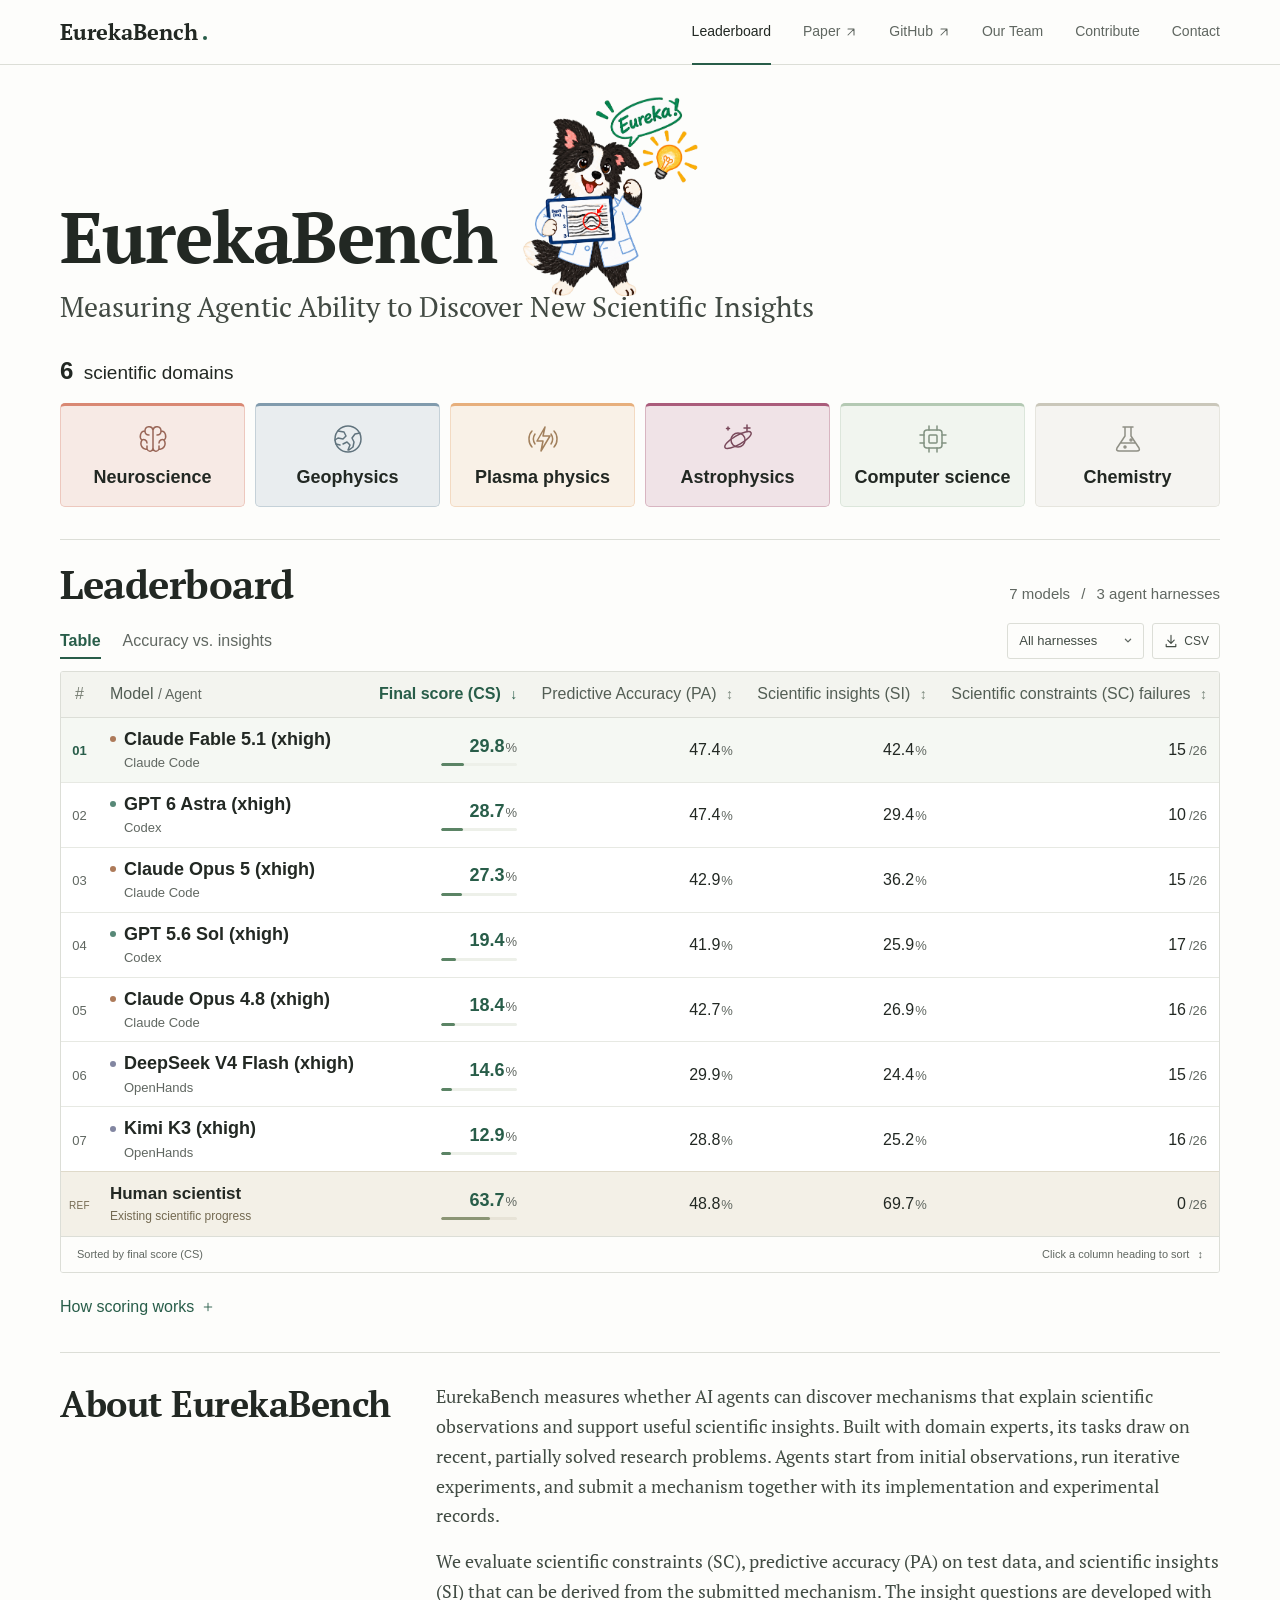
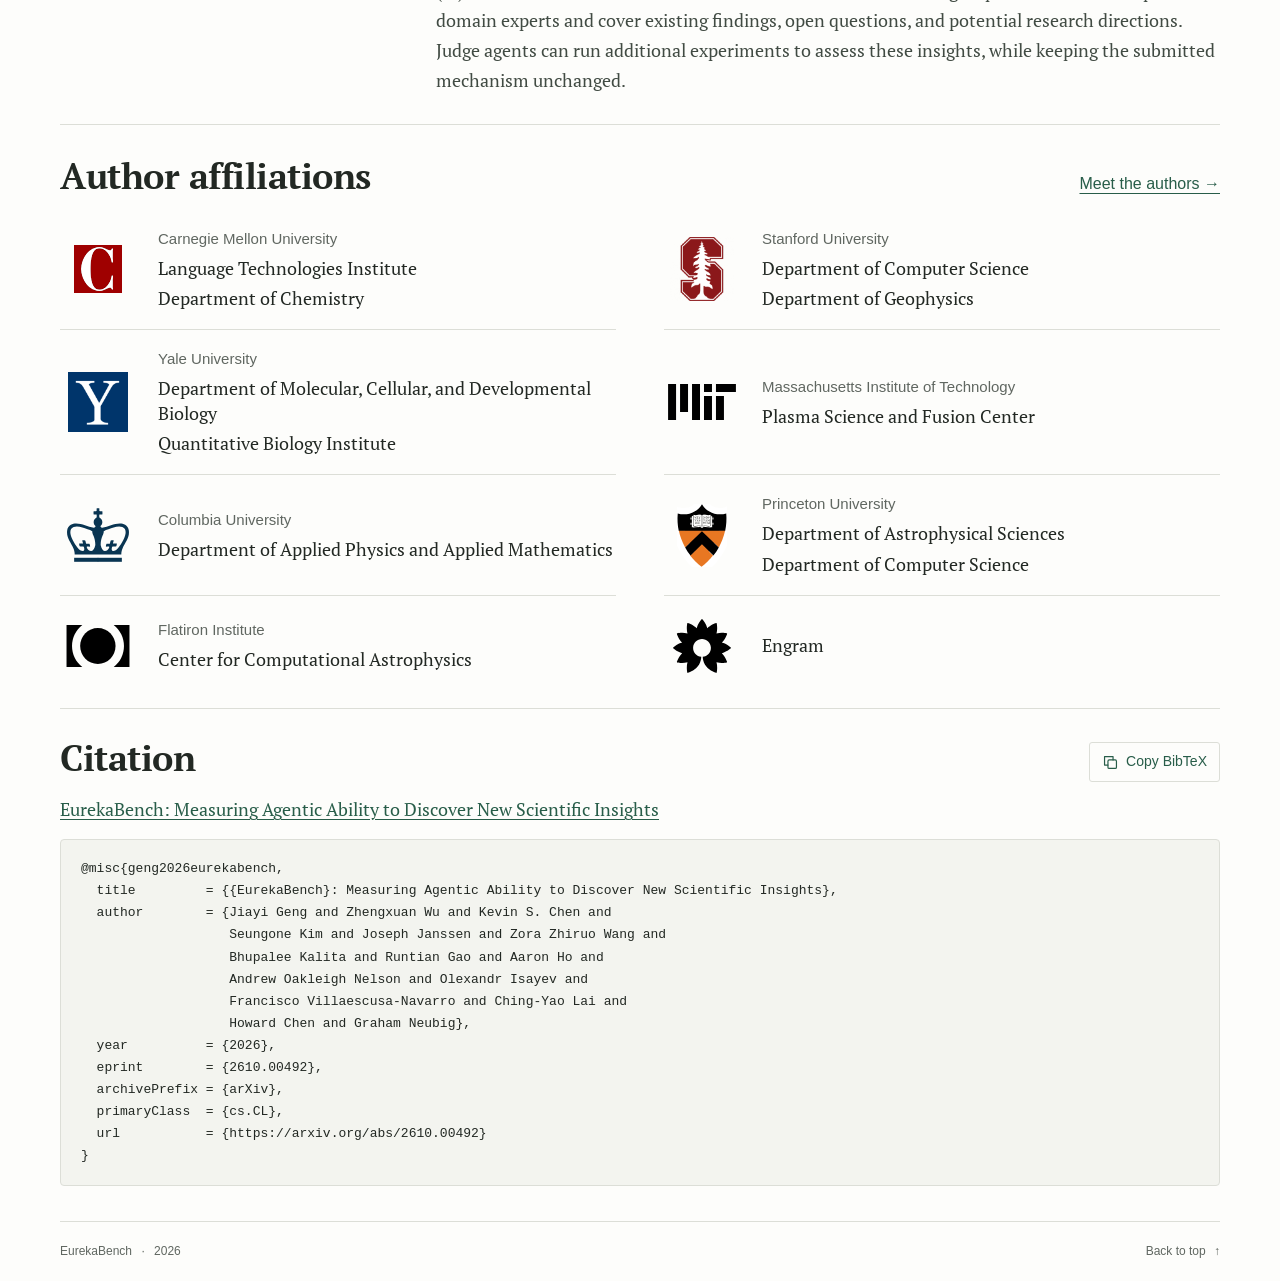
<file: index.html>
<!doctype html>
<html lang="en">
<head>
  <meta charset="utf-8">
  <meta name="viewport" content="width=device-width, initial-scale=1">
  <meta name="theme-color" content="#faf9f6">
  <meta name="description" content="EurekaBench measures AI agents' ability to discover scientific insights through experiments. Explore results across 26 tasks and six scientific domains.">
  <meta property="og:title" content="EurekaBench">
  <meta property="og:description" content="Measuring Agentic Ability to Discover New Scientific Insights">
  <meta property="og:type" content="website">
  <title>EurekaBench — Scientific Discovery Benchmark</title>
  <link rel="icon" href="assets/eurekabench-logo.png?v=56da983068" type="image/png">
  <link rel="stylesheet" href="styles.css?v=paper-logo-palette">
  <link rel="stylesheet" href="scatter.css">
  <script src="app.js?v=paper-logo-palette" defer></script>
  <script src="scatter.js?v=model-xhigh" defer></script>
</head>
<body>
  <a class="skip-link" href="#main">Skip to content</a>
  <header class="site-header">
    <div class="header-inner">
      <a class="wordmark" href="index.html" aria-label="EurekaBench home">EurekaBench<span class="wordmark-dot" aria-hidden="true"></span></a>
      <nav aria-label="Main navigation">
        <a class="nav-link active" href="index.html" aria-current="page">Leaderboard</a>
        <a class="nav-link" href="https://arxiv.org/abs/2610.00492" target="_blank" rel="noopener noreferrer">Paper<svg aria-hidden="true" viewBox="0 0 16 16"><path d="M4 12 12 4M4 4h8v8"/></svg></a>
        <a class="nav-link" id="github-link" href="https://github.com/EurekaBench/EurekaBench" target="_blank" rel="noopener">GitHub<svg aria-hidden="true" viewBox="0 0 16 16"><path d="M4 12 12 4M4 4h8v8"/></svg></a>
        <a class="nav-link" href="team.html">Our Team</a>
        <a class="nav-link" href="contribute.html">Contribute</a>
        <a class="nav-link" href="contact.html">Contact</a>
      </nav>
    </div>
  </header>

  <main id="main" class="page-width">
    <section class="hero" aria-labelledby="site-title">
      <div class="hero-copy">
        <div class="hero-heading">
          <h1 id="site-title">EurekaBench</h1>
          <div class="hero-art"><img src="assets/eurekabench-logo.png?v=56da983068" alt="EurekaBench's border collie scientist in a lab coat, holding a chart beside a light bulb and a speech bubble reading Eureka!" width="1362" height="1155" fetchpriority="high"></div>
        </div>
        <p class="paper-title">Measuring Agentic Ability to Discover New Scientific Insights</p>
        <div class="benchmark-stats" aria-label="Benchmark coverage">
          <div class="benchmark-overview">
            <p class="benchmark-domains"><strong>6</strong> scientific domains</p>
          </div>
          <ul class="domain-list" aria-label="Scientific domains">
            <li class="domain-neuroscience"><svg aria-hidden="true" viewBox="0 0 32 32"><path d="M16 7c-1-5-8-4-8 1-5 0-6 7-3 9-3 5 1 10 5 9 2 4 6 2 6-1V7Zm0 0c1-5 8-4 8 1 5 0 6 7 3 9 3 5-1 10-5 9-2 4-6 2-6-1V7ZM8 8c0 3 2 4 4 4M5 17c2-1 5 0 5 3m0 6v-3m14-15c0 3-2 4-4 4m7 5c-2-1-5 0-5 3m0 6v-3"/></svg><span>Neuroscience</span></li>
            <li class="domain-geophysics"><svg aria-hidden="true" viewBox="0 0 32 32"><circle cx="16" cy="16" r="13"/><path d="m6 8 6 1 2 4-3 3-5-1-3 2m25-7-5 1-3 4 2 4-1 5-4 3m-6-6 4-2 3 3-2 5M4 21l4 1"/></svg><span>Geophysics</span></li>
            <li class="domain-plasma-physics"><svg aria-hidden="true" viewBox="0 0 32 32"><path d="m18 4-8 14h6l-2 10 9-15h-7l2-9ZM5 8c-4 4-4 12 0 16m22-16c4 4 4 12 0 16M8 11c-2 3-2 7 0 10m16-10c2 3 2 7 0 10"/></svg><span>Plasma physics</span></li>
            <li class="domain-astrophysics"><svg aria-hidden="true" viewBox="0 0 32 32"><circle cx="16" cy="17" r="7"/><ellipse cx="16" cy="17" rx="15" ry="4.5" transform="rotate(-30 16 17)"/><path d="M25 2v6m-3-3h6M6 4v3M4.5 5.5h3"/></svg><span>Astrophysics</span></li>
            <li class="domain-computer-science"><svg aria-hidden="true" viewBox="0 0 32 32"><rect x="7" y="7" width="18" height="18" rx="3"/><rect x="12" y="12" width="8" height="8" rx="1"/><path d="M12 3v4m8-4v4m-8 18v4m8-4v4M3 12h4m-4 8h4m18-8h4m-4 8h4"/></svg><span>Computer science</span></li>
            <li class="domain-chemistry"><svg aria-hidden="true" viewBox="0 0 32 32"><path d="M11 4h10m-8 0v9L5 25c-1 2 0 3 2 3h18c2 0 3-1 2-3l-8-12V4M9 20h14"/><circle cx="13" cy="24" r="1"/><circle cx="19" cy="17" r="1"/></svg><span>Chemistry</span></li>
          </ul>
        </div>
      </div>
    </section>

    <section class="leaderboard-section" id="leaderboard" aria-labelledby="leaderboard-title">
      <div class="section-header">
        <div class="heading-with-marker"><h2 id="leaderboard-title">Leaderboard</h2></div>
        <p id="results-status" class="leaderboard-summary" aria-live="polite"><strong>7</strong> models <span aria-hidden="true">/</span> <strong>3</strong> agent harnesses</p>
      </div>
      <div class="leaderboard-toolbar">
        <div class="results-view" role="tablist" aria-label="Results view"><button id="table-tab" type="button" role="tab" aria-selected="true" aria-controls="table-panel" tabindex="0">Table</button><button id="chart-tab" type="button" role="tab" aria-selected="false" aria-controls="chart-panel" tabindex="-1">Accuracy vs. insights</button></div>
        <div class="table-controls">
          <label class="select-wrap"><span class="visually-hidden">Filter by agent harness</span><select id="harness-filter"><option value="all">All harnesses</option><option value="Claude Code">Claude Code</option><option value="Codex">Codex</option><option value="OpenHands">OpenHands</option></select><svg aria-hidden="true" viewBox="0 0 16 16"><path d="m5 6 3 3 3-3"/></svg></label>
          <button id="download-results" class="download-button" type="button" aria-label="Download all leaderboard results as CSV" title="Download all results as CSV"><svg aria-hidden="true" viewBox="0 0 20 20"><path d="M10 3v10m-4-4 4 4 4-4M4 14v3h12v-3"/></svg><span>CSV</span></button>
        </div>
      </div>
      <div id="table-panel" role="tabpanel" aria-labelledby="table-tab">
      <div class="table-frame">
        <div class="table-scroll" tabindex="0" role="region" aria-label="EurekaBench leaderboard; scroll horizontally to see all columns on a small screen">
          <table id="results-table">
            <caption class="visually-hidden">Main manuscript results. AI models ranked by final score (CS). The human scientist reference is listed separately. Select a metric heading to sort.</caption>
            <colgroup><col class="rank-col"><col class="model-col"><col class="score-col"><col class="accuracy-col"><col class="insights-col"><col class="failures-col"></colgroup>
            <thead>
              <tr>
                <th scope="col" class="rank-heading">#</th>
                <th scope="col" class="model-heading">Model <span class="header-secondary">/ Agent</span></th>
                <th scope="col" aria-sort="descending"><button type="button" class="sort-button primary-sort" data-sort="score" aria-label="Sort by final score (CS)" title="Conditional on satisfying all scientific constraints; a submission scores zero if any constraint fails.">Final score (CS) <span class="sort-arrow" aria-hidden="true">↓</span></button></th>
                <th scope="col"><button type="button" class="sort-button" data-sort="accuracy" aria-label="Sort by predictive accuracy (PA)">Predictive Accuracy (PA) <span class="sort-arrow" aria-hidden="true">↕</span></button></th>
                <th scope="col"><button type="button" class="sort-button" data-sort="insights" aria-label="Sort by scientific insights (SI)">Scientific insights (SI) <span class="sort-arrow" aria-hidden="true">↕</span></button></th>
                <th scope="col"><button type="button" class="sort-button" data-sort="failures" aria-label="Sort by scientific constraints (SC) failures">Scientific constraints (SC) failures <span class="sort-arrow" aria-hidden="true">↕</span></button></th>
              </tr>
            </thead>
            <tbody id="model-results">
              <tr id="fable-51" class="is-leader" data-model="Claude Fable 5.1 (xhigh)" data-harness="Claude Code" data-score="29.8" data-accuracy="47.4" data-insights="42.4" data-failures="15">
                <td><span class="rank">01</span></td>
                <td class="model-cell"><span class="model-name"><span class="provider-dot claude" aria-hidden="true"></span>Claude Fable 5.1 (xhigh)</span><span class="harness">Claude Code</span></td>
                <td><span class="score-value">29.8<span class="unit">%</span></span><span class="score-track" aria-hidden="true"><span style="--score:29.8%"></span></span></td>
                <td>47.4<span class="unit">%</span></td>
                <td>42.4<span class="unit">%</span></td>
                <td>15<span class="failure-total">/26</span></td>
              </tr>
              <tr id="gpt-6-astra" class="" data-model="GPT 6 Astra (xhigh)" data-harness="Codex" data-score="28.7" data-accuracy="47.4" data-insights="29.4" data-failures="10">
                <td><span class="rank">02</span></td>
                <td class="model-cell"><span class="model-name"><span class="provider-dot codex" aria-hidden="true"></span>GPT 6 Astra (xhigh)</span><span class="harness">Codex</span></td>
                <td><span class="score-value">28.7<span class="unit">%</span></span><span class="score-track" aria-hidden="true"><span style="--score:28.7%"></span></span></td>
                <td>47.4<span class="unit">%</span></td>
                <td>29.4<span class="unit">%</span></td>
                <td>10<span class="failure-total">/26</span></td>
              </tr>
              <tr id="opus-5" class="" data-model="Claude Opus 5 (xhigh)" data-harness="Claude Code" data-score="27.3" data-accuracy="42.9" data-insights="36.2" data-failures="15">
                <td><span class="rank">03</span></td>
                <td class="model-cell"><span class="model-name"><span class="provider-dot claude" aria-hidden="true"></span>Claude Opus 5 (xhigh)</span><span class="harness">Claude Code</span></td>
                <td><span class="score-value">27.3<span class="unit">%</span></span><span class="score-track" aria-hidden="true"><span style="--score:27.3%"></span></span></td>
                <td>42.9<span class="unit">%</span></td>
                <td>36.2<span class="unit">%</span></td>
                <td>15<span class="failure-total">/26</span></td>
              </tr>
              <tr id="gpt-56-sol" class="" data-model="GPT 5.6 Sol (xhigh)" data-harness="Codex" data-score="19.4" data-accuracy="41.9" data-insights="25.9" data-failures="17">
                <td><span class="rank">04</span></td>
                <td class="model-cell"><span class="model-name"><span class="provider-dot codex" aria-hidden="true"></span>GPT 5.6 Sol (xhigh)</span><span class="harness">Codex</span></td>
                <td><span class="score-value">19.4<span class="unit">%</span></span><span class="score-track" aria-hidden="true"><span style="--score:19.4%"></span></span></td>
                <td>41.9<span class="unit">%</span></td>
                <td>25.9<span class="unit">%</span></td>
                <td>17<span class="failure-total">/26</span></td>
              </tr>
              <tr id="opus-48" class="" data-model="Claude Opus 4.8 (xhigh)" data-harness="Claude Code" data-score="18.4" data-accuracy="42.7" data-insights="26.9" data-failures="16">
                <td><span class="rank">05</span></td>
                <td class="model-cell"><span class="model-name"><span class="provider-dot claude" aria-hidden="true"></span>Claude Opus 4.8 (xhigh)</span><span class="harness">Claude Code</span></td>
                <td><span class="score-value">18.4<span class="unit">%</span></span><span class="score-track" aria-hidden="true"><span style="--score:18.4%"></span></span></td>
                <td>42.7<span class="unit">%</span></td>
                <td>26.9<span class="unit">%</span></td>
                <td>16<span class="failure-total">/26</span></td>
              </tr>
              <tr id="deepseek-v4-flash" class="" data-model="DeepSeek V4 Flash (xhigh)" data-harness="OpenHands" data-score="14.6" data-accuracy="29.9" data-insights="24.4" data-failures="15">
                <td><span class="rank">06</span></td>
                <td class="model-cell"><span class="model-name"><span class="provider-dot openhands" aria-hidden="true"></span>DeepSeek V4 Flash (xhigh)</span><span class="harness">OpenHands</span></td>
                <td><span class="score-value">14.6<span class="unit">%</span></span><span class="score-track" aria-hidden="true"><span style="--score:14.6%"></span></span></td>
                <td>29.9<span class="unit">%</span></td>
                <td>24.4<span class="unit">%</span></td>
                <td>15<span class="failure-total">/26</span></td>
              </tr>
              <tr id="kimi-k3" class="" data-model="Kimi K3 (xhigh)" data-harness="OpenHands" data-score="12.9" data-accuracy="28.8" data-insights="25.2" data-failures="16">
                <td><span class="rank">07</span></td>
                <td class="model-cell"><span class="model-name"><span class="provider-dot openhands" aria-hidden="true"></span>Kimi K3 (xhigh)</span><span class="harness">OpenHands</span></td>
                <td><span class="score-value">12.9<span class="unit">%</span></span><span class="score-track" aria-hidden="true"><span style="--score:12.9%"></span></span></td>
                <td>28.8<span class="unit">%</span></td>
                <td>25.2<span class="unit">%</span></td>
                <td>16<span class="failure-total">/26</span></td>
              </tr>
            </tbody>
            <tfoot>
              <tr id="human-reference" class="reference-row" data-model="Human scientist" data-harness="Human reference" data-score="63.7" data-accuracy="48.8" data-insights="69.7" data-failures="0">
                <td><span class="reference-label">REF</span></td>
                <td class="model-cell"><span class="model-name">Human scientist</span><span class="harness">Existing scientific progress</span></td>
                <td><span class="score-value">63.7<span class="unit">%</span></span><span class="score-track" aria-hidden="true"><span style="--score:63.7%"></span></span></td>
                <td>48.8<span class="unit">%</span></td>
                <td>69.7<span class="unit">%</span></td>
                <td>0<span class="failure-total">/26</span></td>
              </tr>
            </tfoot>
          </table>
        </div>
        <div class="table-bottom"><p id="sort-status" aria-live="polite">Sorted by final score (CS)</p><span class="desktop-table-hint">Click a column heading to sort <span aria-hidden="true">↕</span></span><span class="mobile-table-hint">Swipe for more metrics <span aria-hidden="true">→</span></span></div>
      </div>
      </div>
      <div id="chart-panel" role="tabpanel" aria-labelledby="chart-tab" hidden>
        <div id="scatter-chart"></div>
        <div id="chart-detail" aria-live="polite">Hover over a model for its scores. Select a point to keep its details visible.</div>
      </div>
      <div class="leaderboard-notes"><details class="scoring-details"><summary>How scoring works <svg aria-hidden="true" viewBox="0 0 16 16"><path d="M8 3v10M3 8h10"/></svg></summary><div class="scoring-content"><div><h3>Final score (CS)</h3><p>Predictive-accuracy points and insight points are divided by their total number of criteria. A submission scores zero if it fails any scientific constraint. Scores are computed separately for both judges, then averaged.</p></div><div><h3>Predictive accuracy (PA) & insights (SI)</h3><p>Accuracy measures predictions on test data. Insights measure what can be derived from the submitted mechanism, assuming it is correct. Judges may run additional experiments to interpret and extrapolate the mechanism.</p></div><div><h3>Scientific constraints (SC) & reference</h3><p>SC failures count completed problems that fail either judge’s constraint tests, out of 26. The human reference uses existing scientific findings, rather than a matched four-hour run.</p></div></div></details></div>
    </section>

    <section class="about-section" id="about" aria-labelledby="about-title">
      <div class="heading-with-marker"><h2 id="about-title">About EurekaBench</h2></div>
      <div class="about-copy">
        <p>EurekaBench measures whether AI agents can discover mechanisms that explain scientific observations and support useful scientific insights. Built with domain experts, its tasks draw on recent, partially solved research problems. Agents start from initial observations, run iterative experiments, and submit a mechanism together with its implementation and experimental records.</p>
        <p>We evaluate scientific constraints (SC), predictive accuracy (PA) on test data, and scientific insights (SI) that can be derived from the submitted mechanism. The insight questions are developed with domain experts and cover existing findings, open questions, and potential research directions. Judge agents can run additional experiments to assess these insights, while keeping the submitted mechanism unchanged.</p>
      </div>
    </section>

    <section class="author-affiliation-section" id="author-affiliations" aria-labelledby="author-affiliations-title">
      <div class="affiliation-heading"><h2 id="author-affiliations-title">Author affiliations</h2><a class="author-team-link" href="team.html">Meet the authors <span aria-hidden="true">→</span></a></div>
      <ul class="affiliation-grid">
        <li class="affiliation-school institution-cmu">
          <a class="affiliation-logo" href="https://www.cmu.edu/" target="_blank" rel="noopener noreferrer" aria-label="Carnegie Mellon University website"><img src="assets/institutions/cmu-icon.ico" alt="Carnegie Mellon University logo" loading="lazy"></a>
          <div class="affiliation-copy"><h3><a href="https://www.cmu.edu/" target="_blank" rel="noopener noreferrer">Carnegie Mellon University</a></h3><ul class="affiliation-units"><li><span class="affiliation-unit">Language Technologies Institute</span></li><li><span class="affiliation-unit">Department of Chemistry</span></li></ul></div>
        </li>
        <li class="affiliation-school institution-stanford">
          <a class="affiliation-logo" href="https://www.stanford.edu/" target="_blank" rel="noopener noreferrer" aria-label="Stanford University website"><img src="assets/institutions/stanford-icon.png" alt="Stanford University logo" loading="lazy"></a>
          <div class="affiliation-copy"><h3><a href="https://www.stanford.edu/" target="_blank" rel="noopener noreferrer">Stanford University</a></h3><ul class="affiliation-units"><li><span class="affiliation-unit">Department of Computer Science</span></li><li><span class="affiliation-unit">Department of Geophysics</span></li></ul></div>
        </li>
        <li class="affiliation-school institution-yale">
          <a class="affiliation-logo" href="https://www.yale.edu/" target="_blank" rel="noopener noreferrer" aria-label="Yale University website"><img src="assets/institutions/yale-icon.png" alt="Yale University logo" loading="lazy"></a>
          <div class="affiliation-copy"><h3><a href="https://www.yale.edu/" target="_blank" rel="noopener noreferrer">Yale University</a></h3><ul class="affiliation-units"><li><span class="affiliation-unit">Department of Molecular, Cellular, and Developmental Biology</span></li><li><span class="affiliation-unit">Quantitative Biology Institute</span></li></ul></div>
        </li>
        <li class="affiliation-school institution-mit">
          <a class="affiliation-logo" href="https://www.mit.edu/" target="_blank" rel="noopener noreferrer" aria-label="Massachusetts Institute of Technology website"><img src="assets/institutions/mit-icon.svg" alt="Massachusetts Institute of Technology logo" loading="lazy"></a>
          <div class="affiliation-copy"><h3><a href="https://www.mit.edu/" target="_blank" rel="noopener noreferrer">Massachusetts Institute of Technology</a></h3><ul class="affiliation-units"><li><span class="affiliation-unit">Plasma Science and Fusion Center</span></li></ul></div>
        </li>
        <li class="affiliation-school institution-columbia">
          <a class="affiliation-logo" href="https://www.columbia.edu/" target="_blank" rel="noopener noreferrer" aria-label="Columbia University website"><img src="assets/institutions/columbia-icon.svg" alt="Columbia University logo" loading="lazy"></a>
          <div class="affiliation-copy"><h3><a href="https://www.columbia.edu/" target="_blank" rel="noopener noreferrer">Columbia University</a></h3><ul class="affiliation-units"><li><span class="affiliation-unit">Department of Applied Physics and Applied Mathematics</span></li></ul></div>
        </li>
        <li class="affiliation-school institution-princeton">
          <a class="affiliation-logo" href="https://www.princeton.edu/" target="_blank" rel="noopener noreferrer" aria-label="Princeton University website"><img src="assets/institutions/princeton-icon.svg" alt="Princeton University logo" loading="lazy"></a>
          <div class="affiliation-copy"><h3><a href="https://www.princeton.edu/" target="_blank" rel="noopener noreferrer">Princeton University</a></h3><ul class="affiliation-units"><li><span class="affiliation-unit">Department of Astrophysical Sciences</span></li><li><span class="affiliation-unit">Department of Computer Science</span></li></ul></div>
        </li>
        <li class="affiliation-school institution-flatiron">
          <a class="affiliation-logo dark-logo" href="https://www.simonsfoundation.org/flatiron/" target="_blank" rel="noopener noreferrer" aria-label="Flatiron Institute website"><img src="assets/institutions/flatiron-icon.svg" alt="Flatiron Institute logo" loading="lazy"></a>
          <div class="affiliation-copy"><h3><a href="https://www.simonsfoundation.org/flatiron/" target="_blank" rel="noopener noreferrer">Flatiron Institute</a></h3><ul class="affiliation-units"><li><span class="affiliation-unit">Center for Computational Astrophysics</span></li></ul></div>
        </li>
        <li class="affiliation-school institution-engram">
          <a class="affiliation-logo dark-logo" href="https://engram.com/" target="_blank" rel="noopener noreferrer" aria-label="Engram website"><img src="assets/institutions/engram-icon.svg" alt="Engram logo" loading="lazy"></a>
          <div class="affiliation-copy"><ul class="affiliation-units"><li><span class="affiliation-unit">Engram</span></li></ul></div>
        </li>
      </ul>
    </section>

    <section id="citation" class="citation-section" aria-labelledby="citation-title">
      <div class="section-header citation-heading">
        <h2 id="citation-title">Citation</h2>
        <button id="copy-citation" class="copy-citation" type="button" hidden><svg aria-hidden="true" viewBox="0 0 20 20"><rect x="7" y="7" width="10" height="10" rx="1.5"/><path d="M13 7V3H3v10h4"/></svg><span>Copy BibTeX</span></button>
      </div>
      <p class="citation-paper"><a href="https://arxiv.org/abs/2610.00492" target="_blank" rel="noopener noreferrer">EurekaBench: Measuring Agentic Ability to Discover New Scientific Insights</a></p>
      <pre id="citation-entry" class="citation-entry" tabindex="0" aria-label="BibTeX citation; scroll horizontally to read on a small screen"><code>@misc{geng2026eurekabench,
  title         = {{EurekaBench}: Measuring Agentic Ability to Discover New Scientific Insights},
  author        = {Jiayi Geng and Zhengxuan Wu and Kevin S. Chen and
                   Seungone Kim and Joseph Janssen and Zora Zhiruo Wang and
                   Bhupalee Kalita and Runtian Gao and Aaron Ho and
                   Andrew Oakleigh Nelson and Olexandr Isayev and
                   Francisco Villaescusa-Navarro and Ching-Yao Lai and
                   Howard Chen and Graham Neubig},
  year          = {2026},
  eprint        = {2610.00492},
  archivePrefix = {arXiv},
  primaryClass  = {cs.CL},
  url           = {https://arxiv.org/abs/2610.00492}
}</code></pre>
      <p id="citation-copy-status" class="visually-hidden" role="status"></p>
    </section>
  </main>

  <footer class="site-footer page-width"><span>EurekaBench <span aria-hidden="true">·</span> 2026</span><a href="#main">Back to top <span aria-hidden="true">↑</span></a></footer>
</body>
</html>
</file>
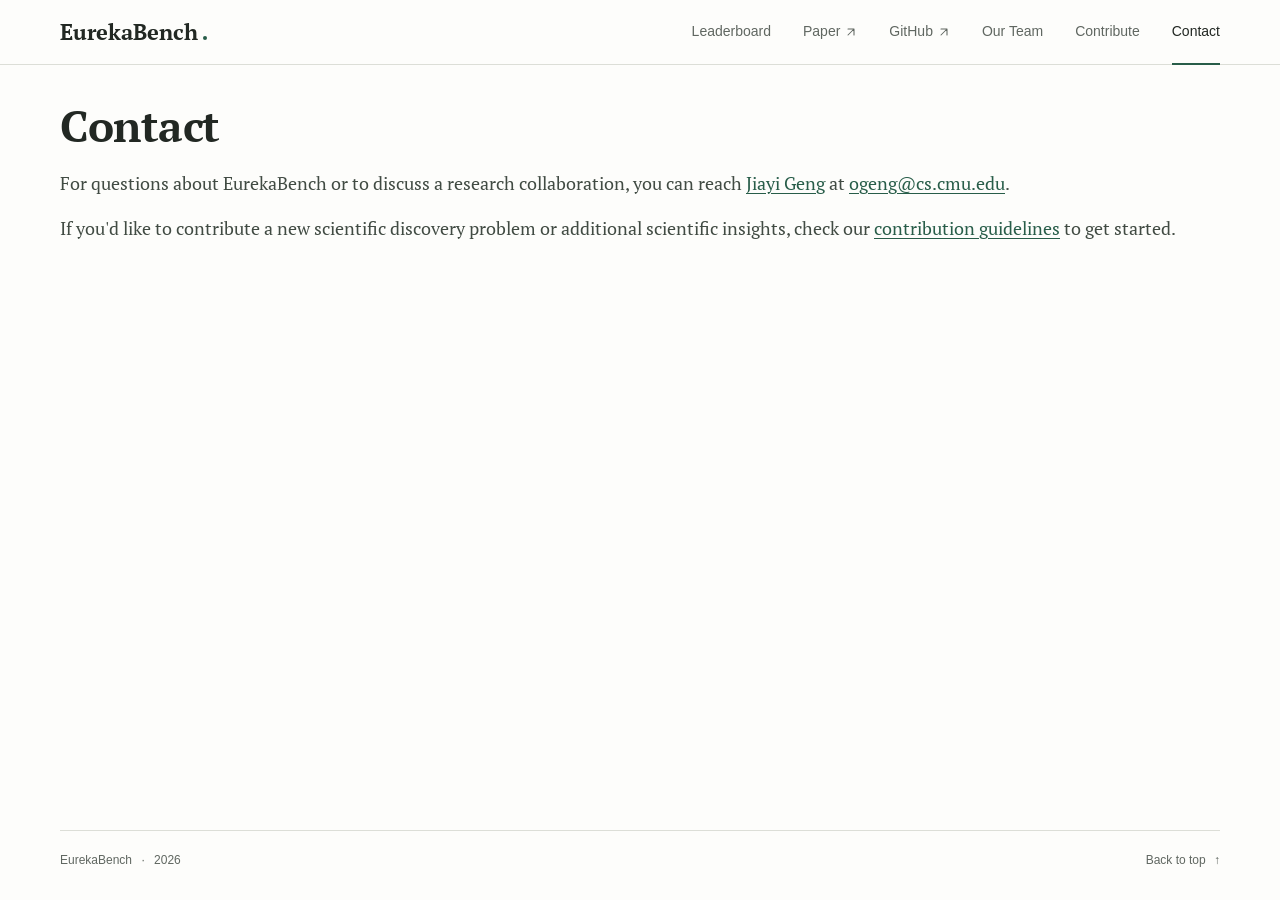
<file: contact.html>
<!doctype html>
<html lang="en">
<head>
  <meta charset="utf-8">
  <meta name="viewport" content="width=device-width, initial-scale=1">
  <meta name="theme-color" content="#faf9f6">
  <meta name="description" content="Contact Jiayi Geng at Carnegie Mellon University with questions about EurekaBench or to discuss research collaborations.">
  <meta property="og:title" content="Contact — EurekaBench">
  <meta property="og:description" content="Questions about EurekaBench and research collaborations: contact Jiayi Geng at Carnegie Mellon University.">
  <meta property="og:type" content="website">
  <title>Contact — EurekaBench</title>
  <link rel="icon" href="assets/eurekabench-logo.png?v=56da983068" type="image/png">
  <link rel="stylesheet" href="styles.css?v=contact-inline">
</head>
<body>
  <a class="skip-link" href="#main">Skip to content</a>
  <header class="site-header">
    <div class="header-inner">
      <a class="wordmark" href="index.html" aria-label="EurekaBench home">EurekaBench<span class="wordmark-dot" aria-hidden="true"></span></a>
      <nav aria-label="Main navigation">
        <a class="nav-link" href="index.html">Leaderboard</a>
        <a class="nav-link" href="https://arxiv.org/abs/2610.00492" target="_blank" rel="noopener noreferrer">Paper<svg aria-hidden="true" viewBox="0 0 16 16"><path d="M4 12 12 4M4 4h8v8"/></svg></a>
        <a class="nav-link" id="github-link" href="https://github.com/EurekaBench/EurekaBench" target="_blank" rel="noopener">GitHub<svg aria-hidden="true" viewBox="0 0 16 16"><path d="M4 12 12 4M4 4h8v8"/></svg></a>
        <a class="nav-link" href="team.html">Our Team</a>
        <a class="nav-link" href="contribute.html">Contribute</a>
        <a class="nav-link active" href="contact.html" aria-current="page">Contact</a>
      </nav>
    </div>
  </header>

  <main id="main" class="page-width standalone-page">
    <section id="contact" class="contact-section" aria-labelledby="contact-title">
      <h1 class="page-title" id="contact-title">Contact</h1>
      <p>For questions about EurekaBench or to discuss a research collaboration, you can reach <a href="https://jiayigeng.github.io/" target="_blank" rel="noopener noreferrer">Jiayi Geng</a> at <a href="mailto:ogeng@cs.cmu.edu">ogeng@cs.cmu.edu</a>.</p>
      <p>If you'd like to contribute a new scientific discovery problem or additional scientific insights, check our <a href="contribute.html">contribution guidelines</a> to get started.</p>
    </section>
  </main>

  <footer class="site-footer page-width"><span>EurekaBench <span aria-hidden="true">·</span> 2026</span><a href="#main">Back to top <span aria-hidden="true">↑</span></a></footer>
</body>
</html>
</file>
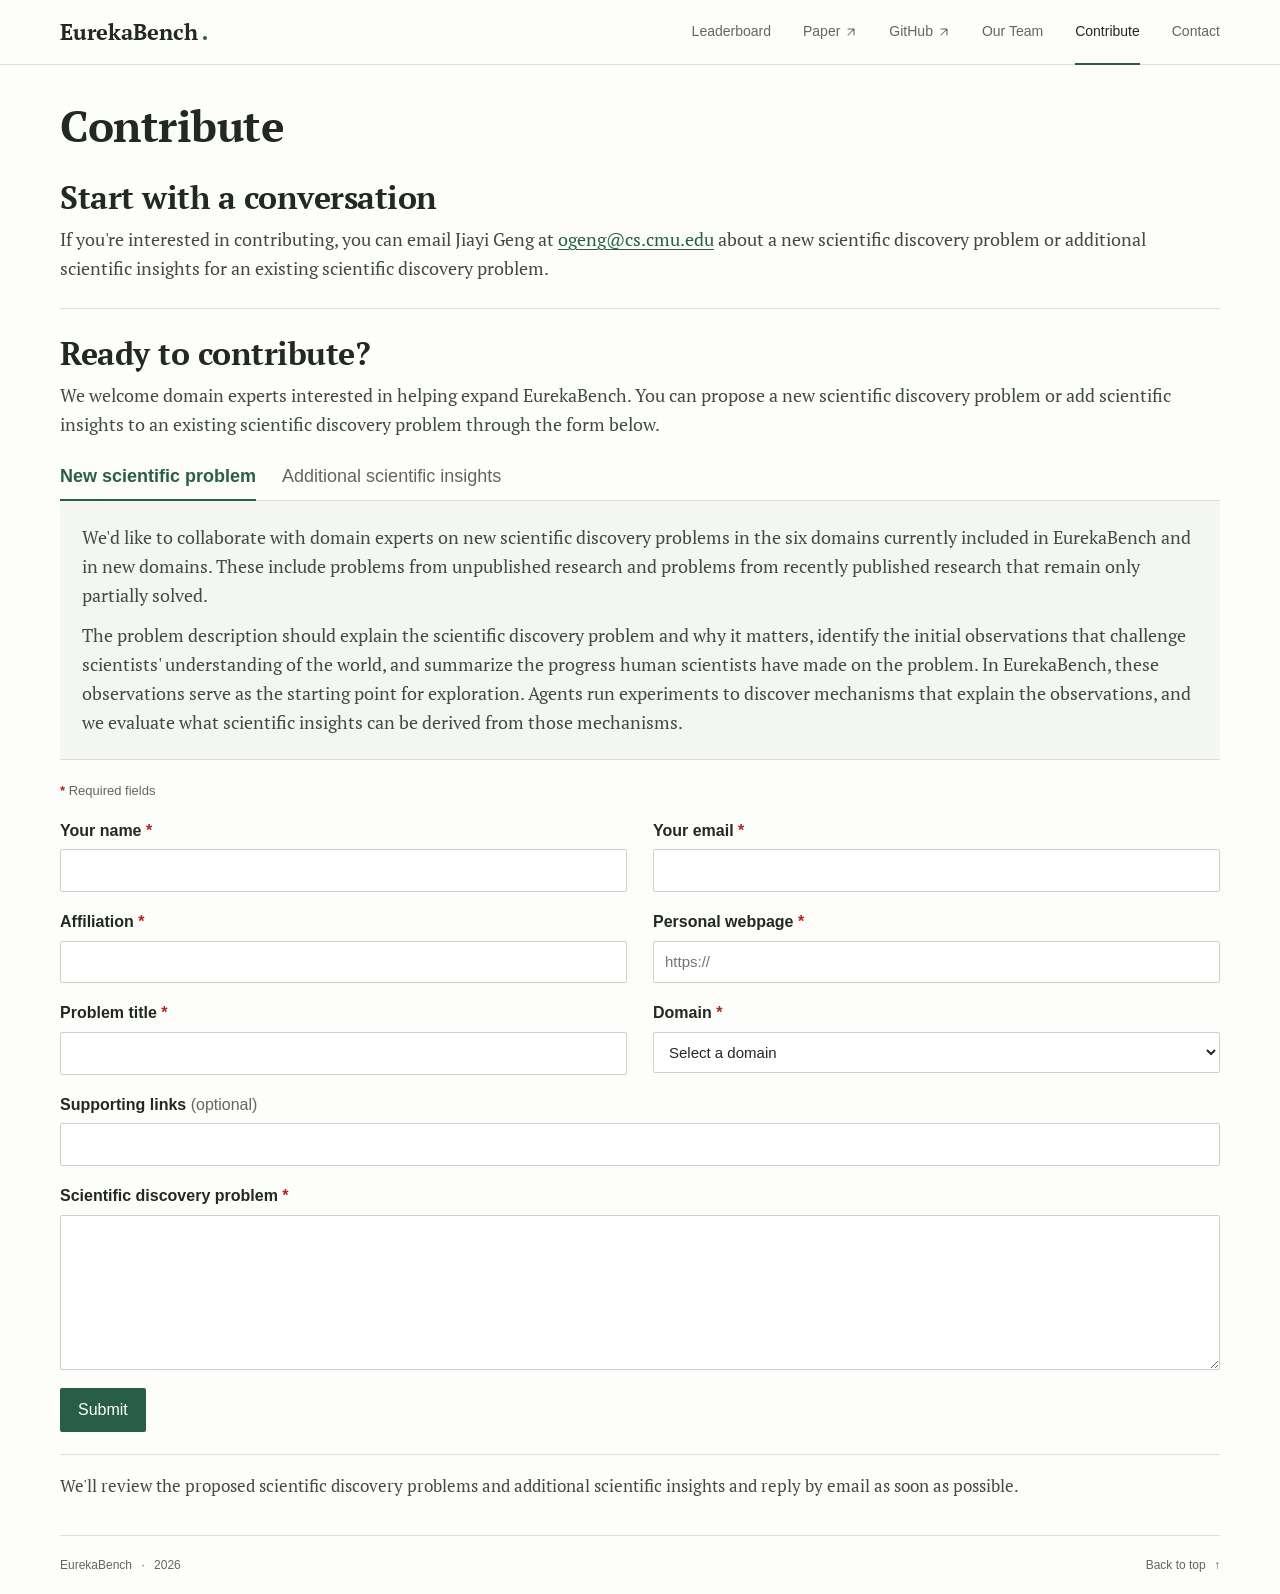
<file: contribute.html>
<!doctype html>
<html lang="en">
<head>
  <meta charset="utf-8">
  <meta name="viewport" content="width=device-width, initial-scale=1">
  <meta name="theme-color" content="#faf9f6">
  <meta name="description" content="EurekaBench measures AI agents' ability to discover scientific insights through experiments. Explore results across 26 tasks and six scientific domains.">
  <meta property="og:title" content="EurekaBench">
  <meta property="og:description" content="Measuring Agentic Ability to Discover New Scientific Insights">
  <meta property="og:type" content="website">
  <title>Contribute — EurekaBench</title>
  <link rel="icon" href="assets/eurekabench-logo.png?v=56da983068" type="image/png">
  <link rel="stylesheet" href="styles.css?v=inline-contribution-email">
  <script src="contribute.js?v=consistent-problem-name" defer></script>
</head>
<body>
  <a class="skip-link" href="#main">Skip to content</a>
  <header class="site-header">
    <div class="header-inner">
      <a class="wordmark" href="index.html" aria-label="EurekaBench home">EurekaBench<span class="wordmark-dot" aria-hidden="true"></span></a>
      <nav aria-label="Main navigation">
        <a class="nav-link" href="index.html">Leaderboard</a>
        <a class="nav-link" href="https://arxiv.org/abs/2610.00492" target="_blank" rel="noopener noreferrer">Paper<svg aria-hidden="true" viewBox="0 0 16 16"><path d="M4 12 12 4M4 4h8v8"/></svg></a>
        <a class="nav-link" id="github-link" href="https://github.com/EurekaBench/EurekaBench" target="_blank" rel="noopener">GitHub<svg aria-hidden="true" viewBox="0 0 16 16"><path d="M4 12 12 4M4 4h8v8"/></svg></a>
        <a class="nav-link" href="team.html">Our Team</a>
        <a class="nav-link active" href="contribute.html" aria-current="page">Contribute</a>
        <a class="nav-link" href="contact.html">Contact</a>
      </nav>
    </div>
  </header>

  <main id="main" class="page-width standalone-page">
    <section class="contribute-section" id="contribute" aria-labelledby="contribute-title">
      <h1 class="page-title" id="contribute-title">Contribute</h1>
      <section class="contribution-contact" aria-labelledby="conversation-title">
        <h2 id="conversation-title">Start with a conversation</h2>
        <p>If you're interested in contributing, you can email Jiayi Geng at <a href="mailto:ogeng@cs.cmu.edu">ogeng@cs.cmu.edu</a> about a new scientific discovery problem or additional scientific insights for an existing scientific discovery problem.</p>
      </section>
      <h2 class="contribution-direct-title" id="direct-contribution-title">Ready to contribute?</h2>
      <p class="contribution-direct-intro">We welcome domain experts interested in helping expand EurekaBench. You can propose a new scientific discovery problem or add scientific insights to an existing scientific discovery problem through the form below.</p>
      <div class="contribution-kinds" role="group" aria-labelledby="direct-contribution-title">
        <button type="button" data-contribution-kind="problem" aria-pressed="true" aria-controls="problem-guidance contribution-form">New scientific problem</button>
        <button type="button" data-contribution-kind="insight" aria-pressed="false" aria-controls="insight-guidance contribution-form">Additional scientific insights</button>
      </div>
      <section class="contribution-guide" id="problem-guidance" data-contribution-guide="problem" aria-label="Guidelines for new scientific discovery problems">
        <p class="contribution-guide-intro">We'd like to collaborate with domain experts on new scientific discovery problems in the six domains currently included in EurekaBench and in new domains. These include problems from unpublished research and problems from recently published research that remain only partially solved.</p>
        <p class="contribution-guide-intro">The problem description should explain the scientific discovery problem and why it matters, identify the initial observations that challenge scientists' understanding of the world, and summarize the progress human scientists have made on the problem. In EurekaBench, these observations serve as the starting point for exploration. Agents run experiments to discover mechanisms that explain the observations, and we evaluate what scientific insights can be derived from those mechanisms.</p>
      </section>
      <section class="contribution-guide" id="insight-guidance" data-contribution-guide="insight" aria-label="Guidelines for additional scientific insights" hidden>
        <p class="contribution-guide-intro">Exploring a scientific discovery problem through different approaches can reveal different scientific insights. If you have explored a scientific discovery problem already included in EurekaBench through a different approach, we welcome additional scientific insights based on your research experience.</p>
        <p class="contribution-guide-intro">A scientific insight could explain an observation that is not yet understood, deepen our understanding of the scientific discovery problem, or suggest useful future directions to explore.</p>
        <p class="contribution-guide-intro">To contribute additional scientific insights, choose an existing scientific discovery problem from the list below. In the Scientific insights field, describe the additional scientific insights you expect to learn from a mechanism discovered by an AI agent.</p>
      </section>
      <form id="contribution-form" class="contribution-form" action="https://formsubmit.co/ogeng@cs.cmu.edu" method="POST" aria-labelledby="direct-contribution-title">
        <p class="contribution-required-note"><span class="required-marker" aria-hidden="true">*</span> Required fields</p>
        <input type="hidden" id="contribution-kind" name="kind" value="problem">
        <input type="hidden" name="_subject" value="EurekaBench contribution">
        <input type="hidden" name="_template" value="table">
        <input type="hidden" name="_url" value="https://eurekabench.github.io/contribute.html">
        <input class="contribution-honeypot" type="text" name="_honey" tabindex="-1" autocomplete="off" aria-hidden="true">
        <div class="contribution-field"><label for="contribution-name">Your name <span class="required-marker" aria-hidden="true">*</span></label><input id="contribution-name" name="name" autocomplete="name" required aria-required="true" maxlength="120"></div>
        <div class="contribution-field"><label for="contribution-email">Your email <span class="required-marker" aria-hidden="true">*</span></label><input id="contribution-email" name="email" type="email" autocomplete="email" required aria-required="true" maxlength="254"></div>
        <div class="contribution-field"><label for="contribution-affiliation">Affiliation <span class="required-marker" aria-hidden="true">*</span></label><input id="contribution-affiliation" name="affiliation" autocomplete="organization" required aria-required="true" maxlength="200"></div>
        <div class="contribution-field"><label for="contribution-webpage">Personal webpage <span class="required-marker" aria-hidden="true">*</span></label><input id="contribution-webpage" name="webpage" type="url" autocomplete="url" placeholder="https://" required aria-required="true" pattern="[Hh][Tt][Tt][Pp][Ss]?://.+" title="Enter a full http:// or https:// URL." maxlength="2000"></div>
        <div class="contribution-field" id="contribution-title-field"><label for="contribution-title"><span id="contribution-title-label">Problem title</span> <span class="required-marker" aria-hidden="true">*</span></label><input id="contribution-title" name="title" required aria-required="true" maxlength="200"></div>
        <div class="contribution-field" id="contribution-domain-field"><label for="contribution-domain">Domain <span class="required-marker" aria-hidden="true">*</span></label><select id="contribution-domain" name="domain" required aria-required="true"><option value="" disabled selected>Select a domain</option><option value="Neuroscience">Neuroscience</option><option value="Geophysics">Geophysics</option><option value="Plasma physics">Plasma physics</option><option value="Astrophysics">Astrophysics</option><option value="Computer science">Computer science</option><option value="Chemistry">Chemistry</option><option value="Others">Others</option></select>
          <div class="contribution-custom-domain" id="contribution-domain-other-field" hidden><label for="contribution-domain-other">Specify domain <span class="required-marker" aria-hidden="true">*</span></label><input id="contribution-domain-other" name="domain_other" disabled aria-required="false" maxlength="200"></div>
        </div>
        <div class="contribution-field contribution-field-wide" id="contribution-reference-field" hidden>
          <label for="contribution-reference">Existing scientific discovery problem <span class="required-marker" aria-hidden="true">*</span></label>
          <select id="contribution-reference" name="reference" disabled aria-required="false">
            <option value="" disabled selected>Choose a scientific discovery problem</option>
            <!-- Problem names follow the paper's Problems and sources table. -->
            <optgroup label="Neuroscience">
              <option value="Premotor states">Premotor states</option>
              <option value="Zigzag foraging">Zigzag foraging</option>
              <option value="Biological networks">Biological networks</option>
              <option value="Neural dynamics">Neural dynamics</option>
              <option value="Navigation strategies">Navigation strategies</option>
              <option value="Phase memory">Phase memory</option>
              <option value="Sensory integration">Sensory integration</option>
              <option value="Visual predictive processing">Visual predictive processing</option>
              <option value="Predictive processing of language">Predictive processing of language</option>
              <option value="Neural representation">Neural representation</option>
            </optgroup>
            <optgroup label="Geophysics">
              <option value="Ice shelf flow laws">Ice shelf flow laws</option>
              <option value="Catchment properties">Catchment properties</option>
            </optgroup>
            <optgroup label="Plasma physics">
              <option value="ARC tokamak">ARC tokamak</option>
              <option value="Negative triangularity core-only">Negative triangularity core-only</option>
              <option value="Negative triangularity edge">Negative triangularity edge</option>
            </optgroup>
            <optgroup label="Astrophysics">
              <option value="Single galaxy">Single galaxy</option>
              <option value="Galaxy environment">Galaxy environment</option>
              <option value="Gravitational wave">Gravitational wave</option>
              <option value="Milky Way">Milky Way</option>
              <option value="Baryonic feedback">Baryonic feedback</option>
              <option value="WDM merge tree">WDM merge tree</option>
              <option value="WDM population">WDM population</option>
            </optgroup>
            <optgroup label="Computer science">
              <option value="Stated belief shift">Stated belief shift</option>
              <option value="Subliminal learning">Subliminal learning</option>
              <option value="Circuit discovery">Circuit discovery</option>
            </optgroup>
            <optgroup label="Chemistry">
              <option value="Reaction discovery">Reaction discovery</option>
            </optgroup>
          </select>
        </div>
        <div class="contribution-field contribution-field-wide"><label for="contribution-evidence">Supporting links <span class="optional">(optional)</span></label><input id="contribution-evidence" name="evidence" type="text" maxlength="2000"></div>
        <div class="contribution-field contribution-field-wide"><label for="contribution-description"><span id="contribution-description-label">Scientific discovery problem</span> <span class="required-marker" aria-hidden="true">*</span></label><textarea id="contribution-description" name="description" rows="6" required aria-required="true" maxlength="10000"></textarea></div>
        <div class="contribution-actions"><button type="submit" class="contribution-submit">Submit</button></div>
        <p id="contribution-status" class="contribution-status" role="status" aria-live="polite"></p>
      </form>
      <p class="contribution-review-note">We'll review the proposed scientific discovery problems and additional scientific insights and reply by email as soon as possible.</p>
      <noscript><p class="contribution-noscript">Proposals are welcome by email at <a href="mailto:ogeng@cs.cmu.edu">ogeng@cs.cmu.edu</a>.</p><style>.contribution-form,.contribution-kinds,.contribution-direct-intro{display:none}#insight-guidance[hidden]{display:block!important}</style></noscript>
    </section>
  </main>

  <footer class="site-footer page-width"><span>EurekaBench <span aria-hidden="true">·</span> 2026</span><a href="#main">Back to top <span aria-hidden="true">↑</span></a></footer>
</body>
</html>
</file>
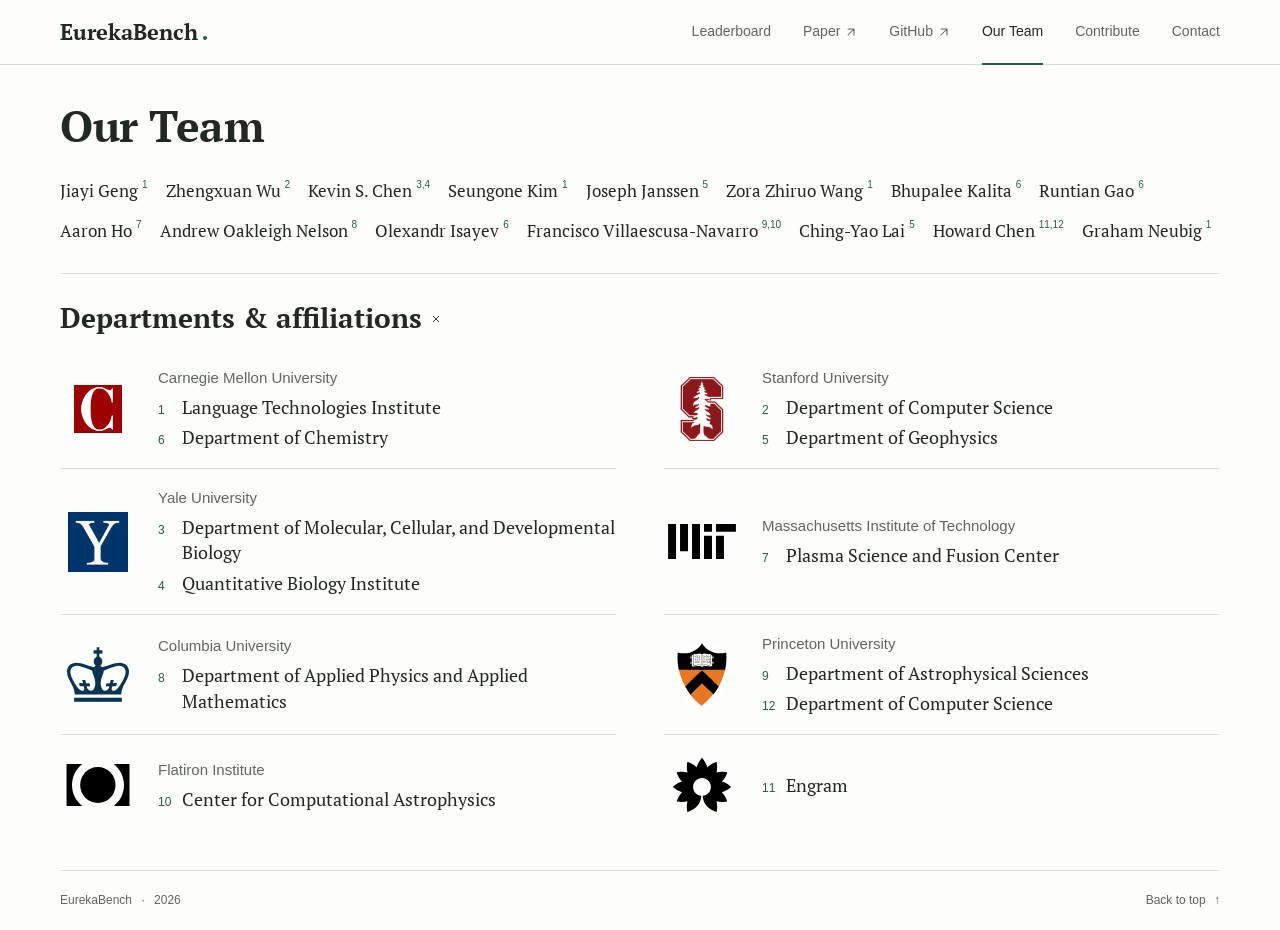
<file: team.html>
<!doctype html>
<html lang="en">
<head>
  <meta charset="utf-8">
  <meta name="viewport" content="width=device-width, initial-scale=1">
  <meta name="theme-color" content="#faf9f6">
  <meta name="description" content="EurekaBench measures AI agents' ability to discover scientific insights through experiments. Explore results across 26 tasks and six scientific domains.">
  <meta property="og:title" content="EurekaBench">
  <meta property="og:description" content="Measuring Agentic Ability to Discover New Scientific Insights">
  <meta property="og:type" content="website">
  <title>Our Team — EurekaBench</title>
  <link rel="icon" href="assets/eurekabench-logo.png?v=56da983068" type="image/png">
  <link rel="stylesheet" href="styles.css?v=paper-logo-palette">
  <script src="team.js" defer></script>
</head>
<body>
  <a class="skip-link" href="#main">Skip to content</a>
  <header class="site-header">
    <div class="header-inner">
      <a class="wordmark" href="index.html" aria-label="EurekaBench home">EurekaBench<span class="wordmark-dot" aria-hidden="true"></span></a>
      <nav aria-label="Main navigation">
        <a class="nav-link" href="index.html">Leaderboard</a>
        <a class="nav-link" href="https://arxiv.org/abs/2610.00492" target="_blank" rel="noopener noreferrer">Paper<svg aria-hidden="true" viewBox="0 0 16 16"><path d="M4 12 12 4M4 4h8v8"/></svg></a>
        <a class="nav-link" id="github-link" href="https://github.com/EurekaBench/EurekaBench" target="_blank" rel="noopener">GitHub<svg aria-hidden="true" viewBox="0 0 16 16"><path d="M4 12 12 4M4 4h8v8"/></svg></a>
        <a class="nav-link active" href="team.html" aria-current="page">Our Team</a>
        <a class="nav-link" href="contribute.html">Contribute</a>
        <a class="nav-link" href="contact.html">Contact</a>
      </nav>
    </div>
  </header>

  <main id="main" class="page-width standalone-page">
    <section class="team-section" id="teams" aria-labelledby="team-title">
      <div class="section-header"><div class="heading-with-marker"><h1 class="page-title" id="team-title">Our Team</h1></div></div>
      <ul class="author-list">
        <li><a class="author-link" href="https://jiayigeng.github.io/" target="_blank" rel="noopener noreferrer" title="Personal webpage">Jiayi Geng</a><a class="author-affiliations" href="#affiliation-1" aria-label="Affiliations for Jiayi Geng: Carnegie Mellon University, Language Technologies Institute" title="Carnegie Mellon University, Language Technologies Institute"><sup>1</sup></a></li>
        <li><a class="author-link" href="https://cs.stanford.edu/~wuzhengx/" target="_blank" rel="noopener noreferrer" title="Personal webpage">Zhengxuan Wu</a><a class="author-affiliations" href="#affiliation-2" aria-label="Affiliations for Zhengxuan Wu: Stanford University, Department of Computer Science" title="Stanford University, Department of Computer Science"><sup>2</sup></a></li>
        <li><a class="author-link" href="https://kschen.scholar.princeton.edu/bio" target="_blank" rel="noopener noreferrer" title="Personal webpage">Kevin S. Chen</a><a class="author-affiliations" href="#affiliation-3" aria-label="Affiliations for Kevin S. Chen: Yale University, Department of Molecular, Cellular, and Developmental Biology; Quantitative Biology Institute, Yale University" title="Yale University, Department of Molecular, Cellular, and Developmental Biology; Quantitative Biology Institute, Yale University"><sup>3,4</sup></a></li>
        <li><a class="author-link" href="https://seungonekim.github.io/" target="_blank" rel="noopener noreferrer" title="Personal webpage">Seungone Kim</a><a class="author-affiliations" href="#affiliation-1" aria-label="Affiliations for Seungone Kim: Carnegie Mellon University, Language Technologies Institute" title="Carnegie Mellon University, Language Technologies Institute"><sup>1</sup></a></li>
        <li><a class="author-link" href="https://hydroml.github.io/" target="_blank" rel="noopener noreferrer" title="Personal webpage">Joseph Janssen</a><a class="author-affiliations" href="#affiliation-5" aria-label="Affiliations for Joseph Janssen: Stanford University, Department of Geophysics" title="Stanford University, Department of Geophysics"><sup>5</sup></a></li>
        <li><a class="author-link" href="https://zorazrw.github.io/" target="_blank" rel="noopener noreferrer" title="Personal webpage">Zora Zhiruo Wang</a><a class="author-affiliations" href="#affiliation-1" aria-label="Affiliations for Zora Zhiruo Wang: Carnegie Mellon University, Language Technologies Institute" title="Carnegie Mellon University, Language Technologies Institute"><sup>1</sup></a></li>
        <li><a class="author-link" href="https://www.linkedin.com/in/bhupalee-kalita-ch" target="_blank" rel="noopener noreferrer" title="LinkedIn profile">Bhupalee Kalita</a><a class="author-affiliations" href="#affiliation-6" aria-label="Affiliations for Bhupalee Kalita: Carnegie Mellon University, Department of Chemistry" title="Carnegie Mellon University, Department of Chemistry"><sup>6</sup></a></li>
        <li><a class="author-link" href="https://www.linkedin.com/in/runtian-gao-15b732151" target="_blank" rel="noopener noreferrer" title="LinkedIn profile">Runtian Gao</a><a class="author-affiliations" href="#affiliation-6" aria-label="Affiliations for Runtian Gao: Carnegie Mellon University, Department of Chemistry" title="Carnegie Mellon University, Department of Chemistry"><sup>6</sup></a></li>
        <li><a class="author-link" href="https://www.linkedin.com/in/aaron-ho-30b9a3141" target="_blank" rel="noopener noreferrer" title="LinkedIn profile">Aaron Ho</a><a class="author-affiliations" href="#affiliation-7" aria-label="Affiliations for Aaron Ho: Massachusetts Institute of Technology, Plasma Science and Fusion Center" title="Massachusetts Institute of Technology, Plasma Science and Fusion Center"><sup>7</sup></a></li>
        <li><a class="author-link" href="https://www.oaknelson.com/" target="_blank" rel="noopener noreferrer" title="Personal webpage">Andrew Oakleigh Nelson</a><a class="author-affiliations" href="#affiliation-8" aria-label="Affiliations for Andrew Oakleigh Nelson: Columbia University, Department of Applied Physics and Applied Mathematics" title="Columbia University, Department of Applied Physics and Applied Mathematics"><sup>8</sup></a></li>
        <li><a class="author-link" href="https://olexandrisayev.com/" target="_blank" rel="noopener noreferrer" title="Personal webpage">Olexandr Isayev</a><a class="author-affiliations" href="#affiliation-6" aria-label="Affiliations for Olexandr Isayev: Carnegie Mellon University, Department of Chemistry" title="Carnegie Mellon University, Department of Chemistry"><sup>6</sup></a></li>
        <li><a class="author-link" href="https://franciscovillaescusa.github.io/" target="_blank" rel="noopener noreferrer" title="Personal webpage">Francisco Villaescusa-Navarro</a><a class="author-affiliations" href="#affiliation-9" aria-label="Affiliations for Francisco Villaescusa-Navarro: Princeton University, Department of Astrophysical Sciences; Flatiron Institute, Center for Computational Astrophysics" title="Princeton University, Department of Astrophysical Sciences; Flatiron Institute, Center for Computational Astrophysics"><sup>9,10</sup></a></li>
        <li><a class="author-link" href="https://icyphysics.stanford.edu/" target="_blank" rel="noopener noreferrer" title="Personal webpage">Ching-Yao Lai</a><a class="author-affiliations" href="#affiliation-5" aria-label="Affiliations for Ching-Yao Lai: Stanford University, Department of Geophysics" title="Stanford University, Department of Geophysics"><sup>5</sup></a></li>
        <li><a class="author-link" href="https://howardbchen.com/" target="_blank" rel="noopener noreferrer" title="Personal webpage">Howard Chen</a><a class="author-affiliations" href="#affiliation-11" aria-label="Affiliations for Howard Chen: Engram; Princeton University, Department of Computer Science" title="Engram; Princeton University, Department of Computer Science"><sup>11,12</sup></a></li>
        <li><a class="author-link" href="https://www.phontron.com/" target="_blank" rel="noopener noreferrer" title="Personal webpage">Graham Neubig</a><a class="author-affiliations" href="#affiliation-1" aria-label="Affiliations for Graham Neubig: Carnegie Mellon University, Language Technologies Institute" title="Carnegie Mellon University, Language Technologies Institute"><sup>1</sup></a></li>
      </ul>
      <details class="affiliation-details" id="full-affiliations" open><summary>Departments &amp; affiliations <svg aria-hidden="true" viewBox="0 0 16 16"><path d="M8 3v10M3 8h10"/></svg></summary>
      <ul class="affiliation-grid">
        <li class="affiliation-school institution-cmu">
          <a class="affiliation-logo" href="https://www.cmu.edu/" target="_blank" rel="noopener noreferrer" aria-label="Carnegie Mellon University website"><img src="assets/institutions/cmu-icon.ico" alt="Carnegie Mellon University logo" loading="lazy"></a>
          <div class="affiliation-copy"><h3><a href="https://www.cmu.edu/" target="_blank" rel="noopener noreferrer">Carnegie Mellon University</a></h3><ul class="affiliation-units"><li id="affiliation-1"><span class="affiliation-number">1</span><span class="affiliation-unit">Language Technologies Institute</span></li><li id="affiliation-6"><span class="affiliation-number">6</span><span class="affiliation-unit">Department of Chemistry</span></li></ul></div>
        </li>
        <li class="affiliation-school institution-stanford">
          <a class="affiliation-logo" href="https://www.stanford.edu/" target="_blank" rel="noopener noreferrer" aria-label="Stanford University website"><img src="assets/institutions/stanford-icon.png" alt="Stanford University logo" loading="lazy"></a>
          <div class="affiliation-copy"><h3><a href="https://www.stanford.edu/" target="_blank" rel="noopener noreferrer">Stanford University</a></h3><ul class="affiliation-units"><li id="affiliation-2"><span class="affiliation-number">2</span><span class="affiliation-unit">Department of Computer Science</span></li><li id="affiliation-5"><span class="affiliation-number">5</span><span class="affiliation-unit">Department of Geophysics</span></li></ul></div>
        </li>
        <li class="affiliation-school institution-yale">
          <a class="affiliation-logo" href="https://www.yale.edu/" target="_blank" rel="noopener noreferrer" aria-label="Yale University website"><img src="assets/institutions/yale-icon.png" alt="Yale University logo" loading="lazy"></a>
          <div class="affiliation-copy"><h3><a href="https://www.yale.edu/" target="_blank" rel="noopener noreferrer">Yale University</a></h3><ul class="affiliation-units"><li id="affiliation-3"><span class="affiliation-number">3</span><span class="affiliation-unit">Department of Molecular, Cellular, and Developmental Biology</span></li><li id="affiliation-4"><span class="affiliation-number">4</span><span class="affiliation-unit">Quantitative Biology Institute</span></li></ul></div>
        </li>
        <li class="affiliation-school institution-mit">
          <a class="affiliation-logo" href="https://www.mit.edu/" target="_blank" rel="noopener noreferrer" aria-label="Massachusetts Institute of Technology website"><img src="assets/institutions/mit-icon.svg" alt="Massachusetts Institute of Technology logo" loading="lazy"></a>
          <div class="affiliation-copy"><h3><a href="https://www.mit.edu/" target="_blank" rel="noopener noreferrer">Massachusetts Institute of Technology</a></h3><ul class="affiliation-units"><li id="affiliation-7"><span class="affiliation-number">7</span><span class="affiliation-unit">Plasma Science and Fusion Center</span></li></ul></div>
        </li>
        <li class="affiliation-school institution-columbia">
          <a class="affiliation-logo" href="https://www.columbia.edu/" target="_blank" rel="noopener noreferrer" aria-label="Columbia University website"><img src="assets/institutions/columbia-icon.svg" alt="Columbia University logo" loading="lazy"></a>
          <div class="affiliation-copy"><h3><a href="https://www.columbia.edu/" target="_blank" rel="noopener noreferrer">Columbia University</a></h3><ul class="affiliation-units"><li id="affiliation-8"><span class="affiliation-number">8</span><span class="affiliation-unit">Department of Applied Physics and Applied Mathematics</span></li></ul></div>
        </li>
        <li class="affiliation-school institution-princeton">
          <a class="affiliation-logo" href="https://www.princeton.edu/" target="_blank" rel="noopener noreferrer" aria-label="Princeton University website"><img src="assets/institutions/princeton-icon.svg" alt="Princeton University logo" loading="lazy"></a>
          <div class="affiliation-copy"><h3><a href="https://www.princeton.edu/" target="_blank" rel="noopener noreferrer">Princeton University</a></h3><ul class="affiliation-units"><li id="affiliation-9"><span class="affiliation-number">9</span><span class="affiliation-unit">Department of Astrophysical Sciences</span></li><li id="affiliation-12"><span class="affiliation-number">12</span><span class="affiliation-unit">Department of Computer Science</span></li></ul></div>
        </li>
        <li class="affiliation-school institution-flatiron">
          <a class="affiliation-logo dark-logo" href="https://www.simonsfoundation.org/flatiron/" target="_blank" rel="noopener noreferrer" aria-label="Flatiron Institute website"><img src="assets/institutions/flatiron-icon.svg" alt="Flatiron Institute logo" loading="lazy"></a>
          <div class="affiliation-copy"><h3><a href="https://www.simonsfoundation.org/flatiron/" target="_blank" rel="noopener noreferrer">Flatiron Institute</a></h3><ul class="affiliation-units"><li id="affiliation-10"><span class="affiliation-number">10</span><span class="affiliation-unit">Center for Computational Astrophysics</span></li></ul></div>
        </li>
        <li class="affiliation-school institution-engram">
          <a class="affiliation-logo dark-logo" href="https://engram.com/" target="_blank" rel="noopener noreferrer" aria-label="Engram website"><img src="assets/institutions/engram-icon.svg" alt="Engram logo" loading="lazy"></a>
          <div class="affiliation-copy"><ul class="affiliation-units"><li id="affiliation-11"><span class="affiliation-number">11</span><span class="affiliation-unit">Engram</span></li></ul></div>
        </li>
      </ul>
      </details>
    </section>
  </main>

  <footer class="site-footer page-width"><span>EurekaBench <span aria-hidden="true">·</span> 2026</span><a href="#main">Back to top <span aria-hidden="true">↑</span></a></footer>
</body>
</html>
</file>
<file: styles.css>
@font-face { font-family: "PT Serif"; src: url("assets/fonts/pt-serif-regular.ttf") format("truetype"); font-weight: 400; font-style: normal; font-display: swap; }
@font-face { font-family: "PT Serif"; src: url("assets/fonts/pt-serif-bold.ttf") format("truetype"); font-weight: 700; font-style: normal; font-display: swap; }
:root {
  --paper: #fdfdfb;
  --white: #fff;
  --ink: #222823;
  --muted: #606761;
  --faint: #747b70;
  --green: #285d49;
  --green-light: #eff4ef;
  --line: #dcded7;
  --warm: #f2eee4;
  --sans: Arial, Helvetica, sans-serif;
  --serif: "PT Serif", Georgia, "Times New Roman", serif;
  --mono: "SFMono-Regular", Consolas, monospace;
  color-scheme: light;
}
* { box-sizing: border-box; }
html { scroll-behavior: auto; scroll-padding-top: 88px; }
body { margin: 0; background: var(--paper); color: var(--ink); font: 16px/1.55 var(--sans); -webkit-font-smoothing: antialiased; }
button, select { font: inherit; }
a { color: inherit; text-decoration: none; }
button, a, select, summary { -webkit-tap-highlight-color: transparent; }
button, summary { cursor: pointer; }
button { color: inherit; border: 0; touch-action: manipulation; }
button:focus-visible, a:focus-visible, select:focus-visible, summary:focus-visible, [tabindex]:focus-visible { outline: 2px solid var(--green); outline-offset: 4px; }
h1, h2, h3, p, ul, ol { margin: 0; }
ul { padding: 0; list-style: none; }
svg { fill: none; stroke: currentColor; stroke-width: 1.4; stroke-linecap: round; stroke-linejoin: round; }
[hidden] { display: none !important; }
.page-width { width: min(1160px, calc(100% - 80px)); margin-inline: auto; }
.visually-hidden { position: absolute; width: 1px; height: 1px; padding: 0; margin: -1px; overflow: hidden; clip: rect(0,0,0,0); white-space: nowrap; border: 0; }
.skip-link { position: fixed; top: -60px; left: 20px; z-index: 100; padding: 10px 20px; background: var(--white); border: 1px solid var(--green); }
.skip-link:focus { top: 12px; }

/* Journal typography: a traditional serif for reading, Arial for data and controls. */
.site-header { height: 65px; border-bottom: 1px solid var(--line); position: sticky; top: 0; z-index: 20; background: var(--paper); }
.header-inner { width: min(1160px, calc(100% - 80px)); height: 100%; margin: auto; display: flex; align-items: center; justify-content: space-between; gap: 28px; }
.wordmark { display: flex; align-items: baseline; gap: 5px; font: 700 22px/1 var(--serif); }
.wordmark-dot { display: inline-block; width: 4px; height: 4px; border-radius: 50%; background: var(--green); }
nav { height: 100%; display: flex; align-items: center; gap: 32px; }
.nav-link { height: 100%; display: inline-flex; align-items: center; gap: 5px; font-size: 14px; color: var(--muted); position: relative; }
.nav-link:hover, .nav-link.active { color: var(--ink); }
.nav-link.active::after { content: ""; position: absolute; bottom: -1px; height: 2px; background: var(--green); left: 0; right: 0; }
.nav-link svg { width: 12px; height: 12px; color: var(--muted); }
.hero { padding: 32px 0; }
.hero-heading { display: flex; align-items: flex-end; gap: 24px; margin-bottom: 12px; }
.hero-heading h1 { flex: 0 0 auto; margin: 0; padding: 0; min-height: 0; font-size: clamp(52px, 5.625vw, 72px); }
h1 { font: 700 clamp(46px, 5vw, 64px)/1.12 var(--serif); letter-spacing: -1.5px; margin: 0 0 12px; }
.paper-title { font: 400 28px/1.35 var(--serif); color: #424a43; }
.benchmark-stats { margin-top: 26px; }
.benchmark-overview { display: flex; align-items: baseline; justify-content: space-between; gap: 12px 24px; font-size: 19px; }
.benchmark-stats strong { font-size: 24px; font-weight: 700; color: var(--ink); margin-right: 5px; }
.benchmark-domains { color: var(--ink); }
.domain-list { display: grid; grid-template-columns: repeat(6, minmax(0, 1fr)); gap: 10px; margin-top: 14px; }
.domain-list li { display: flex; flex-direction: column; align-items: center; justify-content: center; gap: 11px; min-width: 0; min-height: 104px; padding: 15px 10px; border: 1px solid color-mix(in srgb, var(--domain-accent) 45%, var(--paper)); border-top: 3px solid var(--domain-accent); border-radius: 5px; background: color-mix(in srgb, var(--domain-accent) 16%, var(--paper)); color: var(--ink); text-align: center; font-size: 18px; font-weight: 600; line-height: 1.3; }
.domain-list svg { width: 32px; height: 32px; flex: 0 0 32px; color: color-mix(in srgb, var(--domain-accent) 65%, var(--ink)); stroke-width: 1.5; }
/* Domain colors sampled from Figure 2, https://arxiv.org/html/2610.00492v1/eurekabench-teaser.png. */
.domain-neuroscience { --domain-accent: #d98873; }
.domain-computer-science { --domain-accent: #b4c9b3; }
.domain-chemistry { --domain-accent: #cac7ba; }
.domain-astrophysics { --domain-accent: #aa5c7b; }
.domain-geophysics { --domain-accent: #819bad; }
.domain-plasma-physics { --domain-accent: #e7af7c; }
.hero-art { flex: 0 0 auto; position: relative; overflow: hidden; width: 180px; aspect-ratio: 975 / 1080; margin-bottom: -20px; }
/* Center the new transparent artwork within (228, 34)-(1203, 1114).
   Keep the established display size and the paws aligned above the subtitle. */
.hero-art img { display: block; position: absolute; width: calc(1362 / 975 * 100%); max-width: none; height: auto; left: calc(-228 / 975 * 100%); top: calc(-34 / 1080 * 100%); }

/* Results lead the page. Keep rows compact while giving the values readable type. */
.leaderboard-section { padding-top: 20px; border-top: 1px solid var(--line); }
.section-header { display: flex; align-items: baseline; justify-content: space-between; gap: 24px; }
.heading-with-marker { display: flex; align-items: center; }
h2 { font: 700 40px/1.2 var(--serif); letter-spacing: -.5px; }
.leaderboard-summary { font-size: 15px; color: var(--muted); }
.leaderboard-summary strong { font-weight: 400; }
.leaderboard-summary span { margin-inline: 7px; }
.leaderboard-toolbar { margin: 15px 0 12px; display: flex; align-items: center; justify-content: space-between; gap: 16px; }
.results-view { display: flex; align-self: stretch; align-items: stretch; gap: 22px; }
.results-view button { position: relative; padding: 7px 0; background: transparent; color: var(--muted); font-size: 16px; line-height: 1.3; }
.results-view button[aria-selected="true"] { color: var(--green); font-weight: 700; }
.results-view button[aria-selected="true"]::after { content: ""; position: absolute; height: 2px; background: var(--green); bottom: 0; left: 0; right: 0; }
.results-view button:hover { color: var(--green); }
.table-controls { display: flex; gap: 8px; }
.select-wrap { display: block; position: relative; }
.select-wrap select { appearance: none; -webkit-appearance: none; cursor: pointer; border: 1px solid var(--line); border-radius: 3px; background: transparent; padding: 7px 31px 7px 11px; font-size: 13px; color: #424b44; height: 36px; min-width: 137px; }
.select-wrap svg { width: 14px; height: 14px; position: absolute; right: 9px; top: 11px; pointer-events: none; color: var(--muted); }
.download-button { display: flex; align-items: center; justify-content: center; gap: 5px; padding: 6px 10px; background: transparent; border: 1px solid var(--line); border-radius: 3px; color: #424b44; font-size: 12px; }
.download-button:hover { background: var(--white); }
.download-button svg { height: 16px; width: 16px; }
.table-frame { border: 1px solid var(--line); background: var(--white); border-radius: 3px; overflow: hidden; }
.table-scroll { overflow-x: auto; scrollbar-width: thin; scrollbar-color: #ccd6cc transparent; }
table { width: 100%; border-collapse: collapse; table-layout: auto; font-size: 16px; font-variant-numeric: tabular-nums; white-space: nowrap; }
.rank-col { width: 36px; }
thead { background: #f3f4ef; }
th { text-align: right; font-weight: 400; color: #535e55; padding: 11px 12px; line-height: 1.4; font-size: 16px; border-bottom: 1px solid var(--line); vertical-align: middle; }
.rank-heading { text-align: center; padding-inline: 8px; color: var(--faint); }
.model-heading { text-align: left; }
.header-secondary { font-size: 14px; color: var(--muted); }
.sort-button { background: transparent; padding: 0; color: inherit; text-align: right; font-size: 16px; line-height: 1.4; white-space: nowrap; }
.sort-button:hover { color: var(--green); }
th[aria-sort] .sort-button { color: var(--green); font-weight: 700; }
.sort-arrow { display: inline-block; width: 10px; margin-left: 2px; color: #7b897d; font-size: 14px; }
th[aria-sort] .sort-arrow { color: var(--green); }
td { text-align: right; padding: 10px 12px; border-bottom: 1px solid #e7e9e3; vertical-align: middle; font-size: 16px; line-height: 1.35; }
td:first-child { padding-inline: 8px; text-align: center; }
td.model-cell { min-width: 190px; text-align: left; }
.rank { font: 13px var(--sans); color: var(--muted); }
.model-name { font-size: 18px; font-weight: 600; display: flex; align-items: center; gap: 8px; line-height: 1.3; }
.provider-dot { display: inline-block; flex-shrink: 0; width: 6px; height: 6px; border-radius: 50%; background: #ad7a59; }
.provider-dot.codex { background: #578877; }
.provider-dot.openhands { background: #8286a1; }
.harness { font-size: 13px; color: var(--muted); display: block; margin-top: 3px; padding-left: 14px; line-height: 1.35; }
.score-value { font-weight: 700; color: var(--green); font-size: 18px; }
.unit { font-size: 13px; font-weight: 400; color: var(--muted); margin-left: 1px; }
.score-track { display: block; width: 76px; height: 3px; margin-top: 5px; margin-left: auto; background: #edf0e9; border-radius: 2px; overflow: hidden; }
.score-track span { display: block; height: 100%; width: var(--score); background: #5b8465; border-radius: 2px; }
.failure-total { font-size: 13px; color: var(--muted); margin-left: 3px; }
tbody tr:hover { background: #fafbf8; }
tbody tr.is-leader { background: #f5f8f3; }
tbody tr.is-leader .rank { color: var(--green); font-weight: 700; }
tbody tr:last-child td { border-bottom: 0; }
tfoot { background: #f3f0e7; }
tfoot td { border-top: 1px solid #dfdaca; border-bottom: 0; padding-block: 11px; }
tfoot .reference-label { font: 10px var(--sans); letter-spacing: .3px; color: #736951; }
tfoot .model-name { font-size: 17px; }
tfoot .harness { padding-left: 0; color: #736951; font-size: 12px; }
tfoot .score-track { background: #e7e3d7; }
tfoot .score-track span { background: #8b9575; }
.table-bottom { display: flex; justify-content: space-between; gap: 20px; align-items: center; border-top: 1px solid var(--line); padding: 9px 16px; background: #fdfdfb; color: var(--muted); font-size: 11px; }
.table-bottom > span > span { margin-left: 5px; }
.mobile-table-hint { display: none; }
#chart-panel { border: 1px solid var(--line); border-radius: 3px; background: var(--white); padding-top: 15px; }
.leaderboard-notes { padding-top: 12px; }
.leaderboard-notes > p { font-size: 12px; color: var(--muted); line-height: 1.65; }
.scoring-details { margin-top: 6px; }
summary { list-style: none; }
summary::-webkit-details-marker { display: none; }
.scoring-details summary, .affiliation-details summary { display: inline-flex; align-items: center; gap: 8px; color: var(--green); font-size: 16px; padding: 4px 0; }
.scoring-details summary svg, .affiliation-details summary svg { width: 12px; height: 12px; stroke-width: 1.2; }
details[open] > summary svg { transform: rotate(45deg); }
.scoring-content { display: grid; grid-template-columns: repeat(3,1fr); gap: 30px; padding: 17px 0 6px; }
.scoring-content h3 { font-size: 18px; font-weight: 700; margin-bottom: 7px; }
.scoring-content p { font-size: 15px; line-height: 1.7; color: var(--muted); }

.about-section { display: grid; grid-template-columns: 340px 1fr; gap: 36px; padding: 29px 0; margin-top: 29px; border-top: 1px solid var(--line); border-bottom: 1px solid var(--line); align-items: start; }
.about-section h2, .team-section h2 { font-size: 36px; }
.about-copy p { font: 400 18px/1.65 var(--serif); color: #414b43; }
.about-copy p + p { margin-top: 16px; }
.author-affiliation-section { padding: 29px 0 12px; border-bottom: 1px solid var(--line); }
.affiliation-heading { display: flex; align-items: baseline; justify-content: space-between; gap: 16px; margin-bottom: 12px; }
.affiliation-heading h2 { font-size: 36px; }
.author-team-link { color: var(--green); font-size: 16px; white-space: nowrap; text-decoration: underline; text-underline-offset: 4px; }
.team-section { padding-top: 30px; }
.author-list { display: flex; justify-content: flex-start; flex-wrap: wrap; gap: 14px 18px; margin: 21px 0 29px; }
.author-list li { font: 400 17px/1.55 var(--serif); white-space: nowrap; }
.author-link { text-decoration: none; text-underline-offset: 4px; text-decoration-thickness: 1px; }
.author-link:hover { color: var(--green); text-decoration: underline; }
.author-list sup { font-family: var(--sans); font-size: 10px; color: var(--green); margin-left: 4px; position: relative; top: -2px; line-height: 0; }
.author-affiliations:hover { color: var(--green); text-decoration: underline; }
.affiliation-grid { display: grid; grid-template-columns: repeat(2, minmax(0, 1fr)); column-gap: 48px; }
.affiliation-school { display: grid; grid-template-columns: 76px minmax(0, 1fr); align-items: center; gap: 22px; padding: 18px 0; }
.affiliation-school:nth-child(n + 3) { border-top: 1px solid var(--line); }
.affiliation-logo { display: flex; align-items: center; justify-content: center; width: 76px; height: 64px; }
.affiliation-logo img { display: block; width: auto; height: auto; max-width: 68px; max-height: 64px; object-fit: contain; }
.institution-cmu .affiliation-logo img { width: 48px; }
.institution-yale .affiliation-logo img { width: 60px; }
.institution-stanford .affiliation-logo img, .institution-princeton .affiliation-logo img { height: 64px; }
.institution-mit .affiliation-logo img { width: 68px; }
.institution-columbia .affiliation-logo img { width: 62px; }
.institution-flatiron .affiliation-logo img { width: 64px; }
.institution-engram .affiliation-logo img { width: 58px; }
.affiliation-logo.dark-logo img { filter: brightness(0); }
.affiliation-copy h3 { margin-bottom: 7px; color: var(--muted); font: 400 15px/1.4 var(--sans); }
.affiliation-copy h3 a:hover { color: var(--green); text-decoration: underline; text-underline-offset: 3px; }
.affiliation-units { display: grid; gap: 5px; }
.affiliation-units li { display: flex; align-items: baseline; gap: 8px; scroll-margin-top: 90px; }
.affiliation-unit { font: 400 18px/1.4 var(--serif); color: var(--ink); }
.affiliation-number { flex: 0 0 16px; color: var(--green); font: 12px/1.4 var(--sans); }
.affiliation-units li:target { background: var(--green-light); outline: 4px solid var(--green-light); }
.affiliation-details { margin-top: 8px; border-top: 1px solid var(--line); padding-top: 22px; }
.affiliation-details summary { color: var(--ink); font: 700 28px/1.3 var(--serif); }
.affiliation-details .affiliation-grid { margin-top: 8px; }
.author-note { font-size: 12px; color: var(--muted); line-height: 1.7; margin-top: 18px; max-width: 820px; }
.site-footer { margin-top: 35px; border-top: 1px solid var(--line); padding-block: 20px; display: flex; justify-content: space-between; align-items: center; color: var(--muted); font-size: 12px; }
.site-footer > span > span { margin-inline: 6px; }
.site-footer > a > span { margin-left: 5px; }


/* Structured contributions and paper reference information. */
.contribute-section { margin-top: 30px; padding-top: 27px; border-top: 1px solid var(--line); }
.contribute-section h2, .contact-section h2, .citation-section h2 { font-size: 36px; }
.contribute-intro { font: 400 18px/1.6 var(--serif); color: #414b43; margin-top: 9px; }
.contribution-contact { margin-top: 25px; padding-bottom: 25px; border-bottom: 1px solid var(--line); }
.contribute-section .contribution-contact h2, .contribute-section .contribution-direct-title { font-size: 32px; }
.contribution-contact p, .contribution-direct-intro { margin-top: 9px; font: 400 18px/1.6 var(--serif); color: #414b43; text-wrap: pretty; }
.contribution-contact p a { color: var(--green); text-decoration: underline; text-underline-offset: 3px; }
.contribution-direct-title { margin-top: 25px; }
.contribution-kinds { display: flex; gap: 26px; margin-top: 15px; border-bottom: 1px solid var(--line); }
.contribution-kinds button { padding: 10px 0; background: transparent; font-size: 18px; line-height: 1.4; color: var(--muted); border-bottom: 2px solid transparent; margin-bottom: -1px; }
.contribution-kinds button[aria-pressed="true"] { color: var(--green); border-bottom-color: var(--green); font-weight: 600; }
.contribution-guide { padding: 22px; background: #f3f6f1; border-bottom: 1px solid var(--line); }
.contribution-guide-intro { font: 400 18px/1.6 var(--serif); color: #414b43; text-wrap: pretty; }
.contribution-guide-intro + .contribution-guide-intro { margin-top: 12px; }
.contribution-review-note { margin-top: 22px; padding-top: 17px; border-top: 1px solid var(--line); color: #414b43; font: 400 17px/1.6 var(--serif); text-wrap: pretty; }
.contribution-form { display: grid; grid-template-columns: repeat(2,minmax(0,1fr)); gap: 18px 26px; margin-top: 21px; }
.contribution-required-note { grid-column: 1 / -1; font-size: 13px; color: var(--muted); }
.required-marker { color: #b42318; font-weight: 700; }
.contribution-honeypot { display: none; }
.contribution-field { min-width: 0; }
.contribution-custom-domain { margin-top: 12px; }
.contribution-field label { display: block; font-size: 16px; font-weight: 600; margin-bottom: 6px; }
.optional { font-weight: 400; color: var(--muted); }
.contribution-field input, .contribution-field select, .contribution-field textarea { display: block; width: 100%; min-height: 41px; border: 1px solid #cdd2c8; border-radius: 2px; padding: 9px 11px; background: var(--white); color: var(--ink); font: 400 15px/1.5 var(--sans); }
.contribution-field textarea { resize: vertical; }
.contribution-field input:focus-visible, .contribution-field select:focus-visible, .contribution-field textarea:focus-visible { outline: 2px solid var(--green); outline-offset: 2px; }
.contribution-field-wide, .contribution-actions, .contribution-status { grid-column: 1 / -1; }
.field-help { font-size: 12px; line-height: 1.5; margin-top: 6px; color: var(--muted); }
.contribution-actions { display: flex; align-items: center; gap: 12px; flex-wrap: wrap; }
.contribution-submit { min-height: 44px; border-radius: 2px; padding: 10px 18px; font-size: 16px; color: var(--white); background: var(--green); }
.contribution-submit:hover:not(:disabled) { background: #1e4a39; }
.contribution-submit:disabled { opacity: .65; cursor: default; }
.contribution-actions p { color: var(--muted); font-size: 13px; margin-left: auto; }
.contribution-actions a, .contribution-noscript a { color: var(--green); text-decoration: underline; text-underline-offset: 3px; }
.contribution-status { font-size: 15px; line-height: 1.5; color: var(--green); }
.contribution-status[data-state="error"] { color: #b42318; }
.contribution-status[data-state="pending"] { color: #805815; }
.contribution-status:empty { display: none; }

.contact-email { display: inline-block; color: var(--green); font-size: 16px; margin-top: 12px; text-decoration: underline; text-underline-offset: 4px; }
.citation-paper { margin-top: 14px; font: 400 18px/1.5 var(--serif); }
.citation-paper a { color: var(--green); text-decoration: underline; text-underline-offset: 3px; }
.citation-entry { margin: 16px 0 0; padding: 18px 20px; border: 1px solid var(--line); border-radius: 4px; background: #f3f4ef; font: 13px/1.7 var(--mono); white-space: pre; overflow-x: auto; }
.citation-entry code { font: inherit; }
.copy-citation { display: inline-flex; align-items: center; gap: 7px; padding: 8px 12px; border: 1px solid var(--line); border-radius: 3px; background: transparent; color: var(--green); font-size: 14px; white-space: nowrap; }
.copy-citation:hover { background: var(--green-light); }
.copy-citation svg { width: 17px; height: 17px; }

@media (max-width: 1199px) {
  .domain-list { grid-template-columns: repeat(3, minmax(0, 1fr)); }
  .domain-list li { flex-direction: row; min-height: 76px; gap: 12px; padding: 14px; }
}
@media (max-width: 1100px) {
  .page-width, .header-inner { width: calc(100% - 56px); }
  .hero { padding-block: 27px; }
  h1 { font-size: 54px; }
  .hero-heading h1 { font-size: 60px; }
  .paper-title { font-size: 24px; }
}
@media (max-width: 800px) {
  .page-width, .header-inner { width: calc(100% - 40px); }
  nav { gap: 22px; }
  .wordmark { font-size: 20px; }
  .nav-link { font-size: 13px; }
  h1 { font-size: 48px; }
  .hero-heading h1 { font-size: 54px; }
  .paper-title { font-size: 23px; }
  .benchmark-overview { font-size: 18px; }
  .about-section { grid-template-columns: 1fr; gap: 14px; }
  .about-copy p { font-size: 17px; }
  .scoring-content { grid-template-columns: 1fr; gap: 18px; }
}
@media (max-width: 900px) {
  .affiliation-grid { column-gap: 28px; }
  .affiliation-school { grid-template-columns: 60px minmax(0, 1fr); gap: 16px; }
  .affiliation-logo { width: 60px; height: 60px; }
  .affiliation-logo img { max-width: 56px; max-height: 58px; }
}
@media (max-width: 620px) {
  html { scroll-padding-top: 112px; }
  .page-width, .header-inner { width: calc(100% - 32px); }
  .site-header { height: auto; }
  .header-inner { flex-wrap: wrap; justify-content: center; gap: 0; padding-top: 13px; }
  .wordmark { font-size: 20px; }
  nav { width: 100%; height: 43px; justify-content: space-between; gap: 0; max-width: 370px; }
  .nav-link { font-size: 13px; }
  .hero { padding: 26px 0 23px; }
  .hero-heading { gap: 12px; }
  .hero-heading h1 { font-size: clamp(28px, 8.2vw, 46px); letter-spacing: -1px; }
  h1 { font-size: clamp(36px, 8vw, 46px); letter-spacing: -1px; margin-bottom: 12px; padding-right: 73px; min-height: 40px; }
  .hero-art { width: clamp(88px, 27.5vw, 132px); }
  .paper-title { font-size: 22px; line-height: 1.35; }
  .benchmark-stats { margin-top: 23px; }
  .benchmark-overview { flex-wrap: wrap; font-size: 16px; gap: 5px 18px; }
  .benchmark-stats strong { font-size: 22px; }
  .domain-list { grid-template-columns: repeat(2, minmax(0, 1fr)); grid-auto-rows: 1fr; gap: 8px; margin-top: 12px; }
  .domain-list li { flex-direction: column; min-height: 100px; padding: 12px 8px; gap: 9px; font-size: 17px; }
  .author-affiliation-section { padding-top: 23px; }
  .affiliation-heading { flex-wrap: wrap; gap: 9px; margin-bottom: 4px; }
  .affiliation-heading h2 { font-size: 32px; }
  .affiliation-grid { grid-template-columns: 1fr; }
  .affiliation-school { padding: 20px 0; }
  .affiliation-school:nth-child(n + 2) { border-top: 1px solid var(--line); }
  .affiliation-copy h3 { font-size: 14px; }
  .affiliation-unit { font-size: 17px; }
  .leaderboard-section { padding-top: 19px; }
  .section-header { flex-wrap: wrap; gap: 4px; }
  h2 { font-size: 34px; }
  .leaderboard-summary { font-size: 14px; }
  .leaderboard-toolbar { flex-wrap: wrap; gap: 12px 8px; margin: 13px 0 11px; }
  .results-view { gap: 18px; }
  .results-view button { font-size: 15px; }
  .table-controls { gap: 6px; margin-left: auto; }
  .select-wrap select { font-size: 12px; min-width: 124px; height: 34px; padding: 6px 28px 6px 9px; }
  .select-wrap svg { top: 10px; }
  .download-button { padding: 6px 8px; }
  .download-button span { display: none; }
  th, td { padding-inline: 10px; }
  td.model-cell { min-width: 160px; }
  .model-name { font-size: 16px; white-space: normal; line-height: 1.35; gap: 7px; }
  .harness { font-size: 12px; padding-left: 13px; }
  tfoot .model-name { font-size: 16px; }
  tfoot .harness { white-space: normal; font-size: 11px; }
  .score-value { font-size: 18px; }
  .desktop-table-hint { display: none; }.mobile-table-hint { display: inline; }
  .table-bottom { font-size: 10px; gap: 12px; flex-wrap: wrap; padding: 9px 12px; }
  .leaderboard-notes > p { font-size: 11px; }
  .about-section { padding-block: 23px; margin-top: 24px; }
  .about-section h2, .team-section h2 { font-size: 32px; }
  .team-section { padding-top: 23px; }
  .author-list { margin: 19px 0 25px; gap: 14px 23px; }
  .author-list li { font-size: 16px; }
  .author-list sup { font-size: 9px; margin-left: 3px; }
  .site-footer { margin-top: 27px; font-size: 11px; padding-block: 17px; }
}
@media (max-width: 390px) {
  .leaderboard-summary { flex-basis: 100%; }
  .results-view { flex-basis: 100%; }
  .table-controls { margin-left: 0; }
  h1 { font-size: 34px; }
  .paper-title { font-size: 20px; }
}
@media (prefers-reduced-motion: reduce) {
  html { scroll-behavior: auto; }
  * { transition: none !important; }
}

@media (min-width: 621px) and (max-width: 820px) {
  .site-header { height: auto; }
  .header-inner { flex-wrap: wrap; padding-top: 13px; gap: 5px; }
  .wordmark { flex-basis: 100%; }
  nav { width: 100%; justify-content: space-between; height: 41px; gap: 12px; }
  html { scroll-padding-top: 108px; }
}
@media (max-width: 620px) {
  html { scroll-padding-top: 136px; }
  nav { display: grid; grid-template-columns: repeat(4,minmax(0,1fr)); max-width: none; height: auto; padding-top: 7px; }
  .nav-link { justify-content: center; min-height: 34px; font-size: 12px; }
  .contribute-section { margin-top: 25px; padding-top: 23px; }
  .contribute-section h2, .contact-section h2, .citation-section h2 { font-size: 32px; }
  .citation-heading { gap: 12px; }
  .citation-entry { padding: 14px; font-size: 12px; }
  .contribute-section .contribution-contact h2, .contribute-section .contribution-direct-title { font-size: 28px; }
  .contribute-intro { font-size: 17px; }
  .contribution-kinds { gap: 20px; }
  .contribution-kinds button { font-size: 16px; text-align: left; }
  .contribution-guide { padding: 20px 16px; }
  .contribution-guide-intro { font-size: 17px; }
  .contribution-form { grid-template-columns: 1fr; gap: 16px; }
  .contribution-field input, .contribution-field select, .contribution-field textarea { font-size: 16px; }
  .contribution-actions p { margin-left: 0; flex-basis: 100%; }

  .affiliation-units li { scroll-margin-top: 136px; }
}

.citation-section { margin-top: 24px; padding-top: 24px; border-top: 1px solid var(--line); }
.contact-section { margin-top: 30px; padding-top: 27px; border-top: 1px solid var(--line); }
.contact-section p { margin-top: 16px; color: #414b43; font: 400 18px/1.6 var(--serif); text-wrap: wrap; }
.contact-section p a { color: var(--green); text-decoration: underline; text-underline-offset: 3px; }

/* Navigation opens independent documents; only the home page contains results. */
.standalone-page { min-height: calc(100svh - 170px); padding-top: 35px; }
.page-title { margin: 0; padding: 0; min-height: 0; font: 700 44px/1.2 var(--serif); letter-spacing: -.5px; }
.standalone-page > .team-section, .standalone-page > .contribute-section, .standalone-page > .contact-section { margin-top: 0; padding-top: 0; border-top: 0; }
.standalone-page .author-list { margin-top: 25px; }
.standalone-page .contact-email { margin-top: 20px; font-size: 18px; }
.citation-section { margin-top: 0; padding-top: 27px; border-top: 0; }
@media (max-width: 620px) {
  .standalone-page { padding-top: 25px; min-height: calc(100svh - 206px); }
  .page-title { font-size: 36px; padding-right: 0; }
  nav { grid-template-columns: repeat(3,minmax(0,1fr)); }
}
</file>
<file: scatter.css>
.scatter-host{position:relative;width:100%;min-width:0;color:var(--muted,#66726b);font-family:var(--sans,sans-serif)}
.scatter-svg{display:block;width:100%;height:auto;overflow:visible;font-family:inherit;fill:none;stroke:none}
.scatter-grid{stroke:#e6e9e3;stroke-width:1;stroke-dasharray:3 5;vector-effect:non-scaling-stroke}
.scatter-axis,.scatter-x-tick{stroke:#bdc7bd;stroke-width:1;vector-effect:non-scaling-stroke}
.scatter-tick{fill:var(--muted,#66726b);font-size:16px;font-variant-numeric:tabular-nums}
.scatter-axis-title{fill:#4f5c53;font-size:16px;font-weight:500;letter-spacing:0}
.scatter-claude{--scatter-color:#bd694b}
.scatter-openai{--scatter-color:#202925}
.scatter-deepseek{--scatter-color:#4c63e9}
.scatter-kimi{--scatter-color:#333e49}
.scatter-human{--scatter-color:#b68a27}
.scatter-point{cursor:pointer;outline:none;color:var(--scatter-color);-webkit-tap-highlight-color:transparent}
.scatter-label{fill:var(--ink,#28322e);font-size:18px;font-weight:500;letter-spacing:0;paint-order:stroke;stroke:var(--white,#fff);stroke-width:3px;stroke-linejoin:round}
.scatter-model-logo{pointer-events:none}
.scatter-human-mark{fill:none;stroke:var(--scatter-color);stroke-width:3.5;stroke-linecap:round;vector-effect:non-scaling-stroke}
.scatter-halo{fill:transparent;stroke:transparent;stroke-width:1.5;vector-effect:non-scaling-stroke}
.scatter-hit{fill:transparent;stroke:none}
.scatter-point:hover .scatter-halo,.scatter-point:focus-visible .scatter-halo,.scatter-point.scatter-selected .scatter-halo{fill:var(--scatter-color);fill-opacity:.1;stroke:var(--scatter-color);stroke-opacity:.55}
.scatter-tooltip{position:absolute;z-index:4;max-width:calc(100% - 12px);padding:11px 14px;background:#fff;border:1px solid #d9e1d8;border-radius:6px;box-shadow:0 4px 16px #253e3010;pointer-events:none;color:#25372d;line-height:1.5;font-size:15px}
.scatter-tooltip[hidden]{display:none}
.scatter-tooltip-name,.scatter-tooltip-values{display:block}
.scatter-tooltip-name{font-size:17px;font-weight:600;margin-bottom:2px}
.scatter-tooltip-values{color:var(--muted,#66726b)}
.scatter-legend{display:flex;align-items:center;justify-content:center;flex-wrap:wrap;gap:10px 25px;padding:7px 12px 17px;font-size:15px;line-height:1.4}
.scatter-legend-item{display:inline-flex;align-items:center;gap:8px;white-space:nowrap}
.scatter-legend-mark{display:inline-block;width:21px;height:21px;object-fit:contain;flex:none}
.scatter-human .scatter-legend-mark{color:var(--scatter-color);font-size:29px;font-weight:600;line-height:21px;text-align:center}
.scatter-detail{border-top:1px solid var(--line,#e3e4dd);padding:16px 20px;min-height:85px;color:var(--muted,#66726b);font-family:var(--sans,sans-serif);font-size:16px;line-height:1.6;display:flex;align-items:center;justify-content:space-between;gap:16px 24px}
.scatter-instruction{margin:0;font-size:16px}
.scatter-detail-heading{display:flex;flex-direction:column;gap:2px;min-width:145px}
.scatter-detail-name{font-size:18px;font-weight:600;color:var(--ink,#202925)}
.scatter-detail-harness{font-size:15px}
.scatter-detail-metrics{display:flex;gap:15px 28px;margin:0;flex-wrap:wrap}
.scatter-detail-metric{display:flex;flex-direction:column;gap:0}
.scatter-detail-label{font-size:14px}
.scatter-detail-value{margin:0;color:var(--green,#285d49);font-size:21px;font-weight:600;font-variant-numeric:tabular-nums}
.scatter-compact .scatter-label{font-size:16px}
@media(max-width:760px){.scatter-legend{gap:10px 17px;padding-bottom:14px}.scatter-detail{align-items:flex-start;flex-direction:column;padding:15px 14px;gap:12px}.scatter-detail-metrics{gap:12px 22px;width:100%}.scatter-detail-value{font-size:20px}.scatter-tooltip{padding:9px 11px;font-size:14px}.scatter-tooltip-name{font-size:16px}}

.scatter-point:focus-visible .scatter-halo{stroke-width:2;stroke-opacity:1;stroke-dasharray:3 2}
</file>
